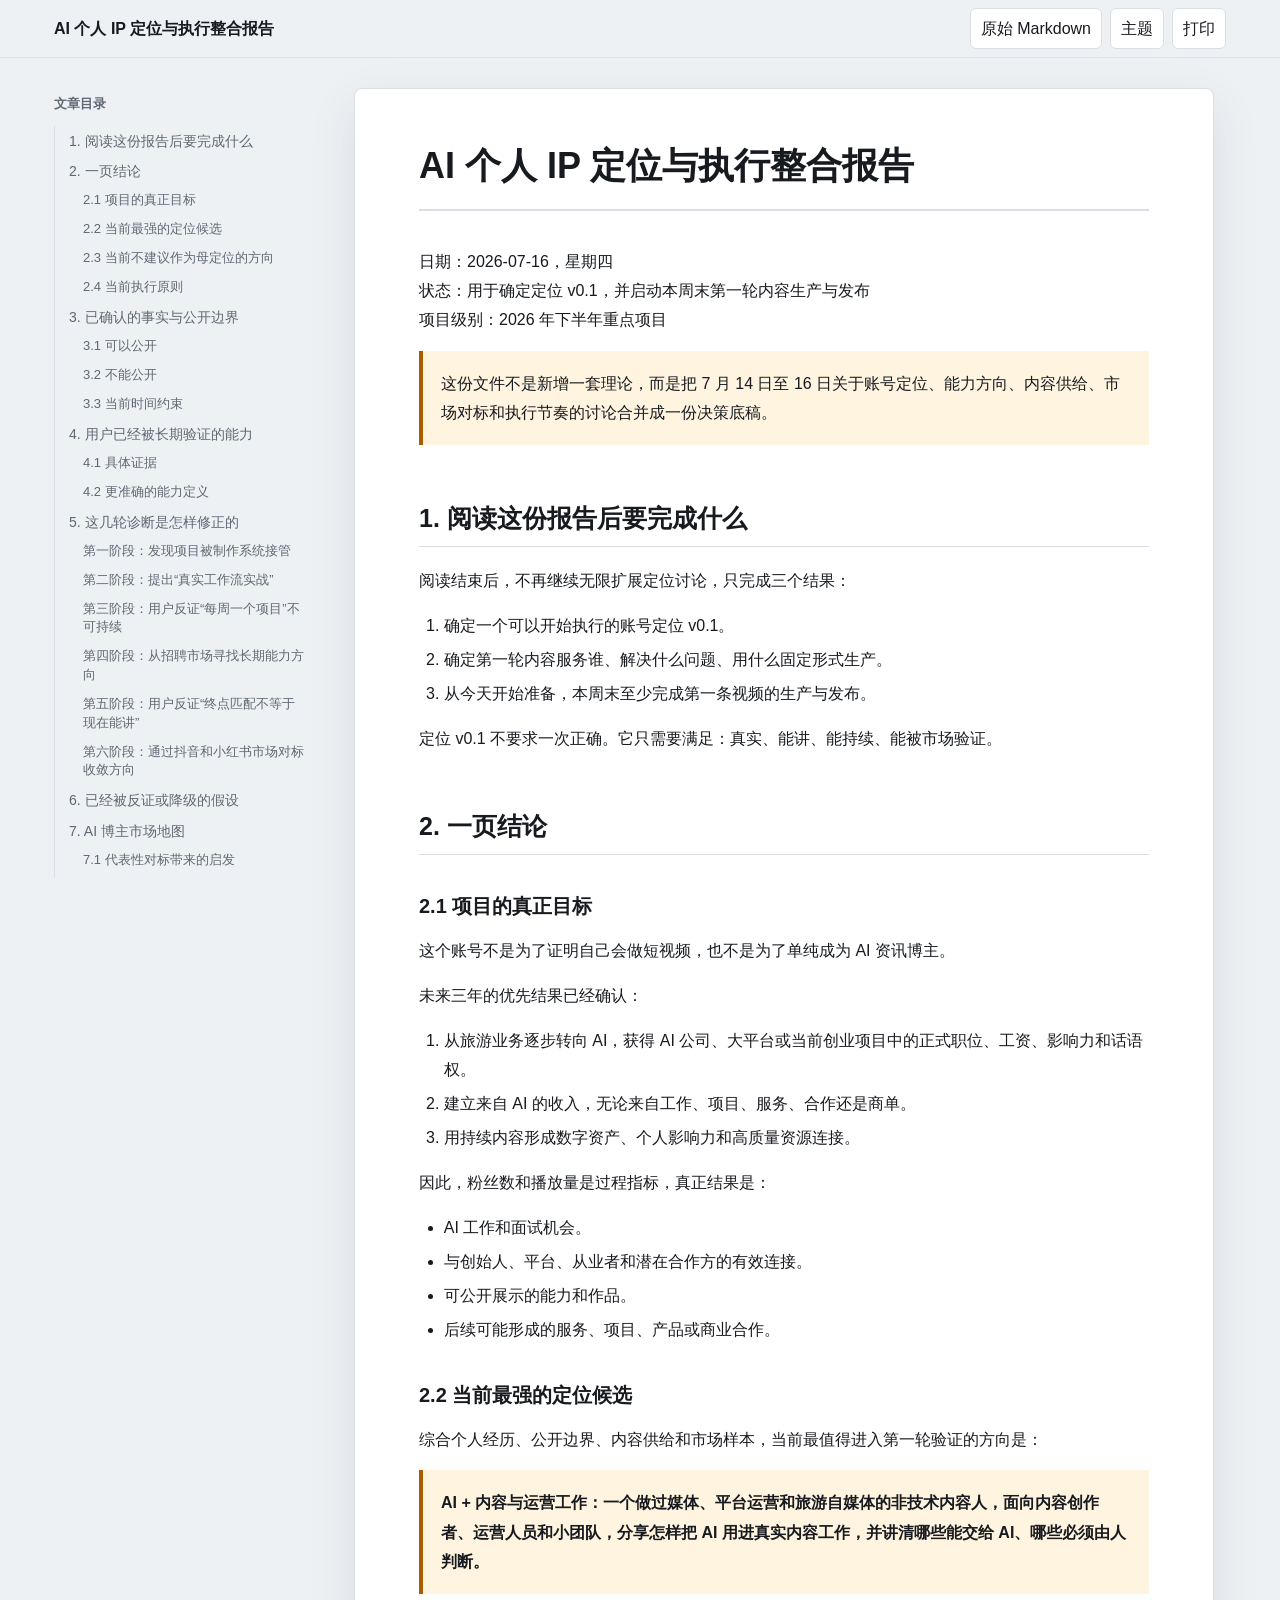
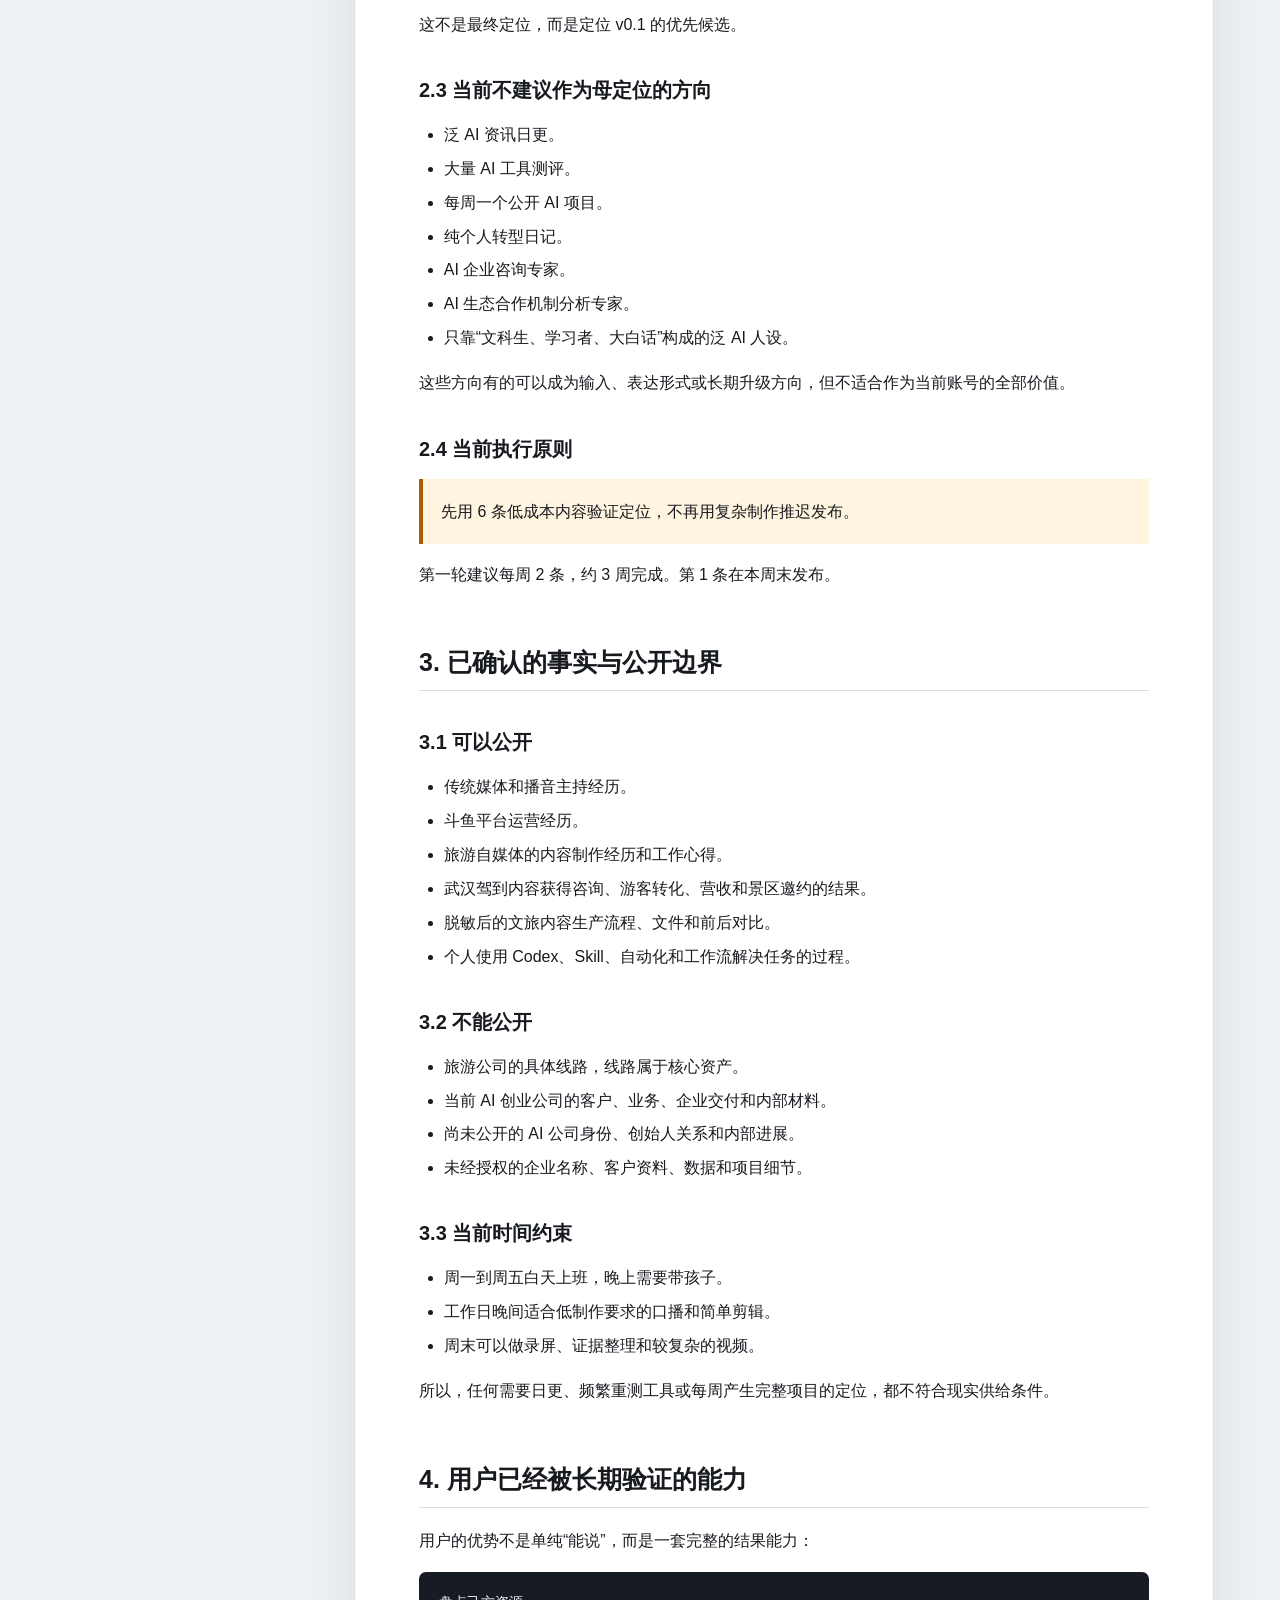
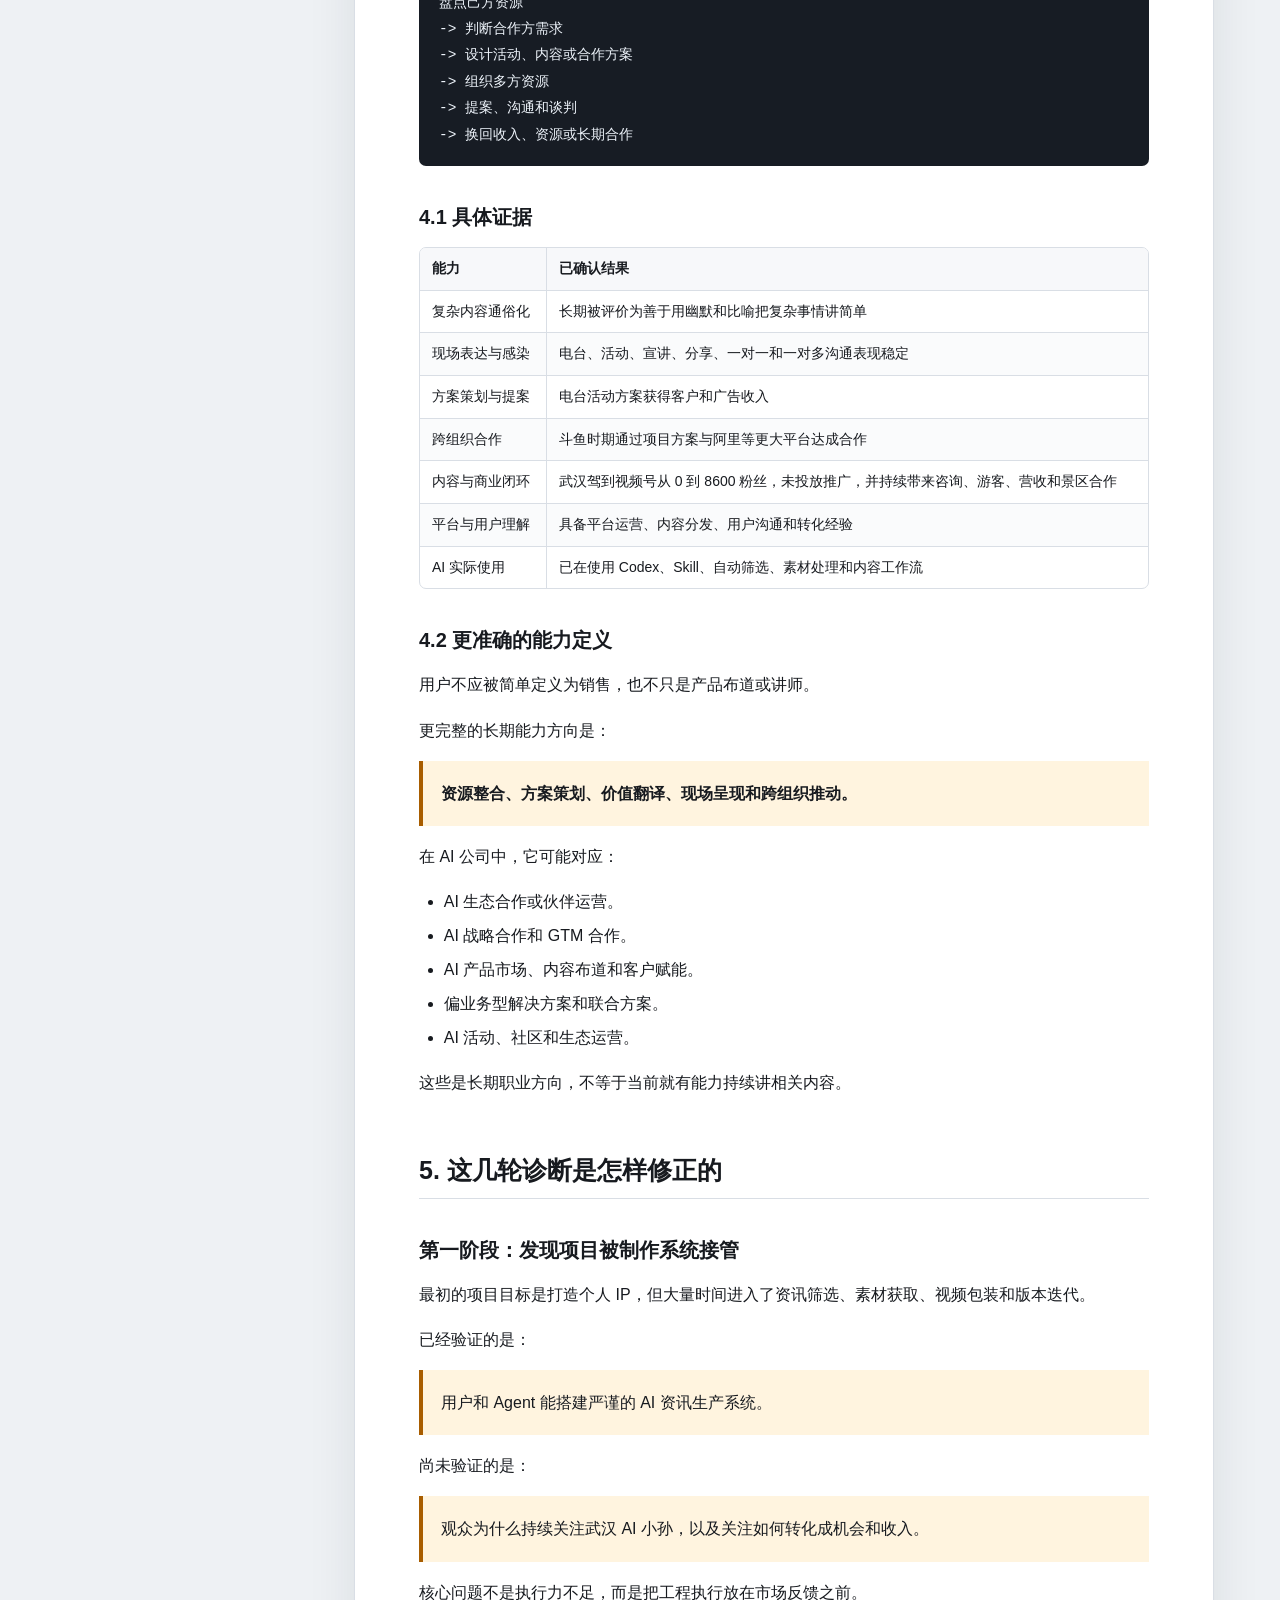
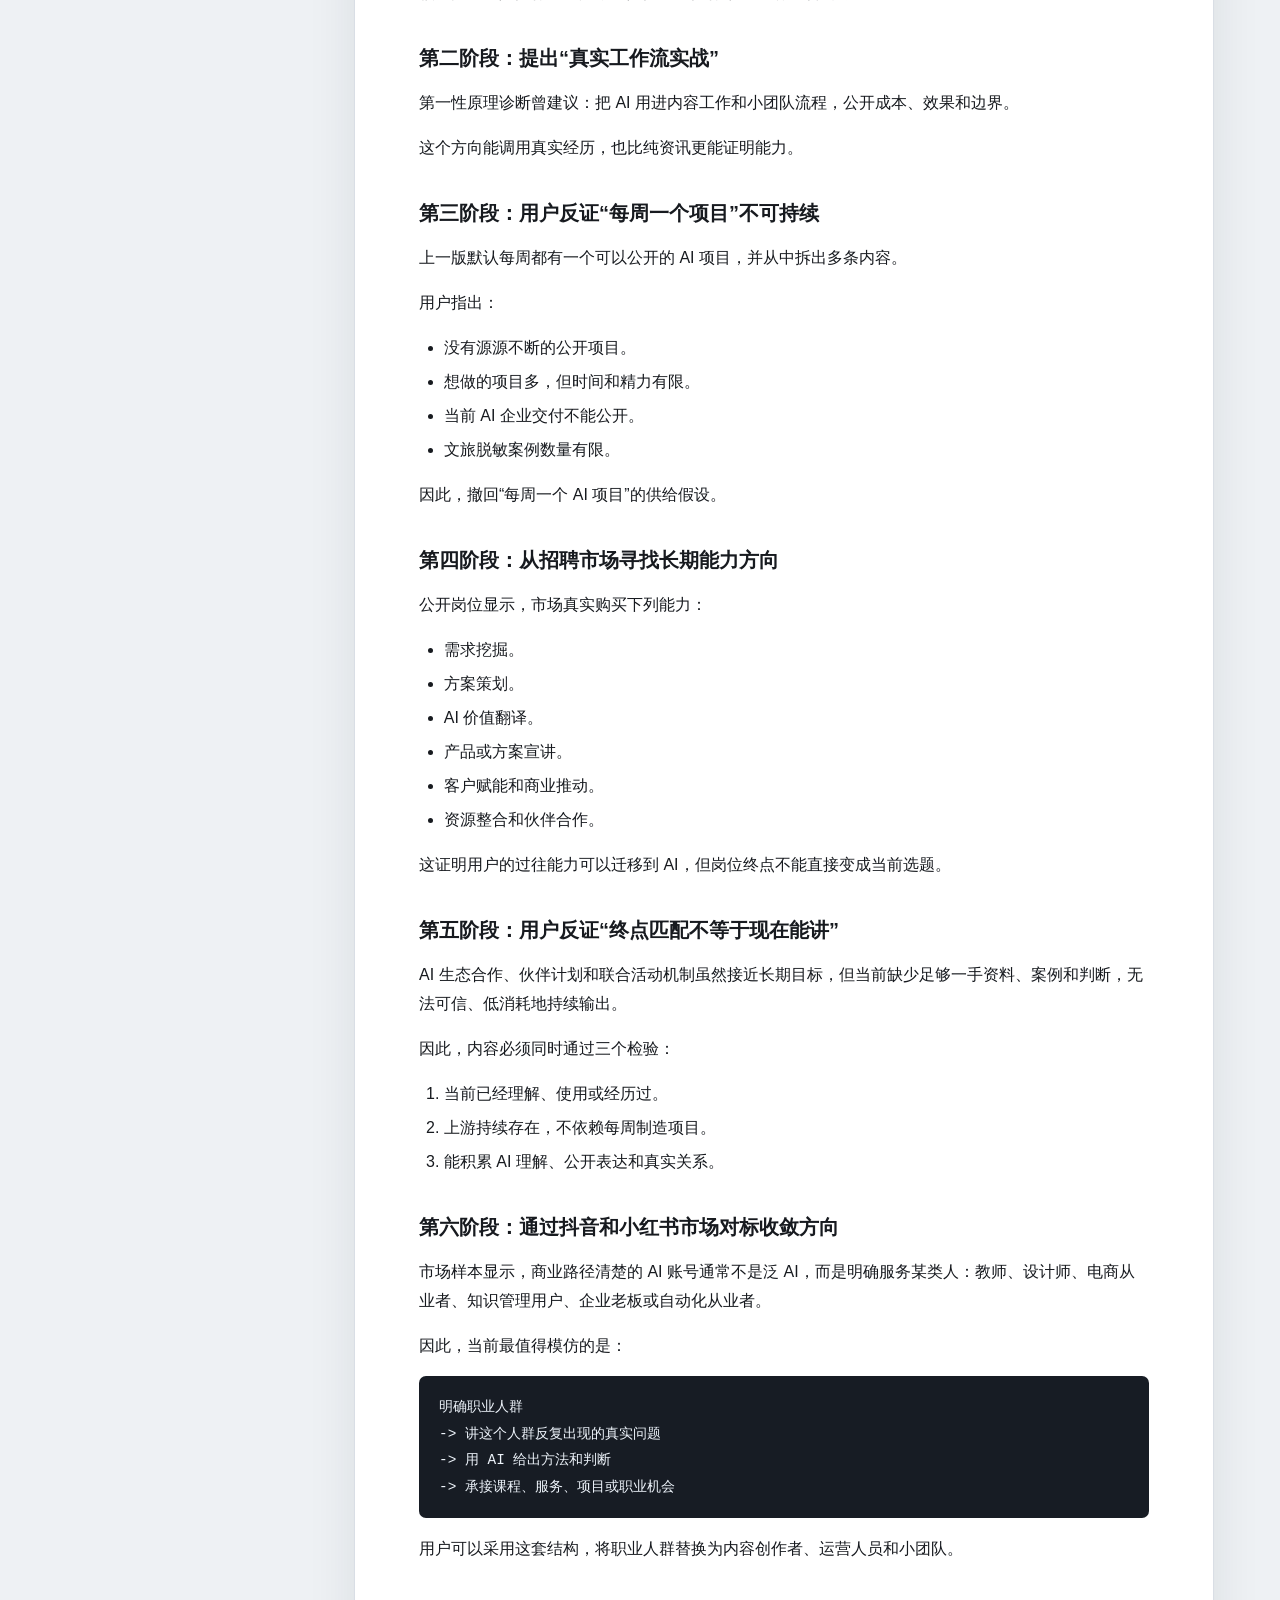
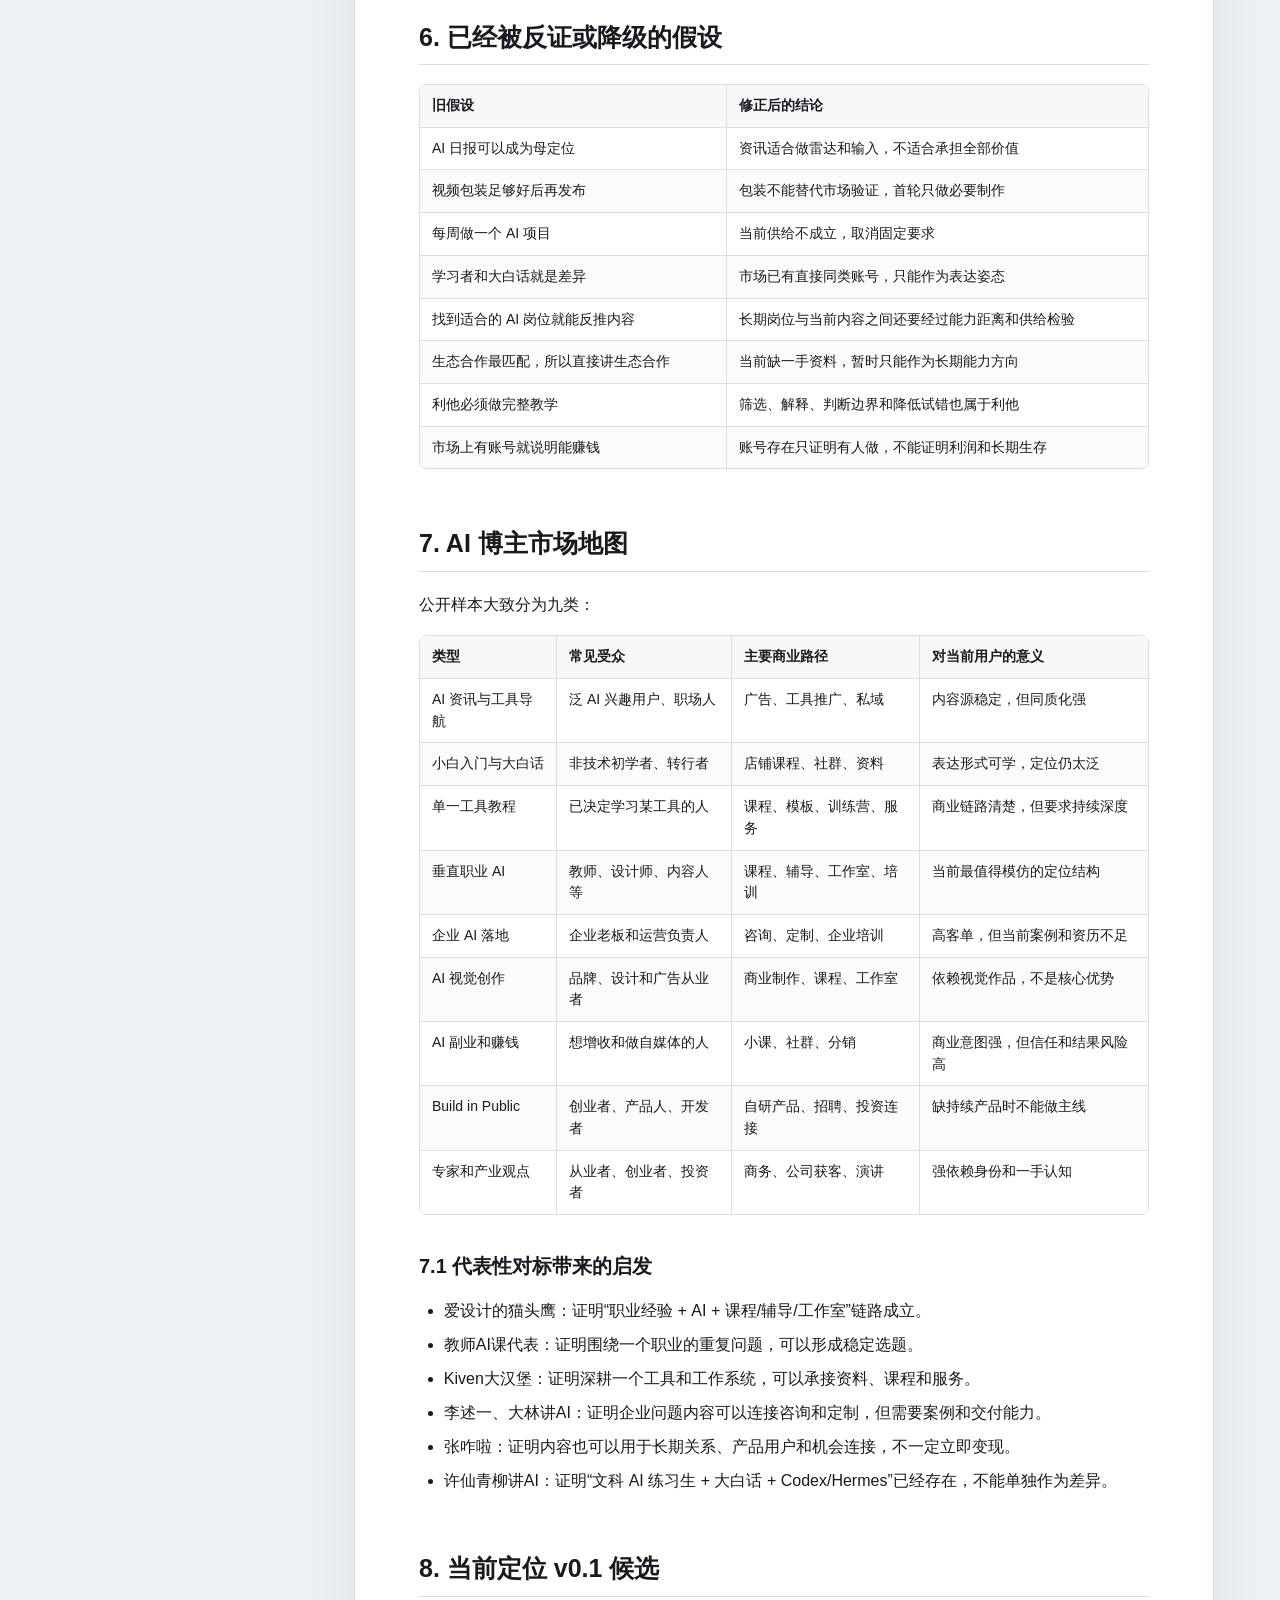
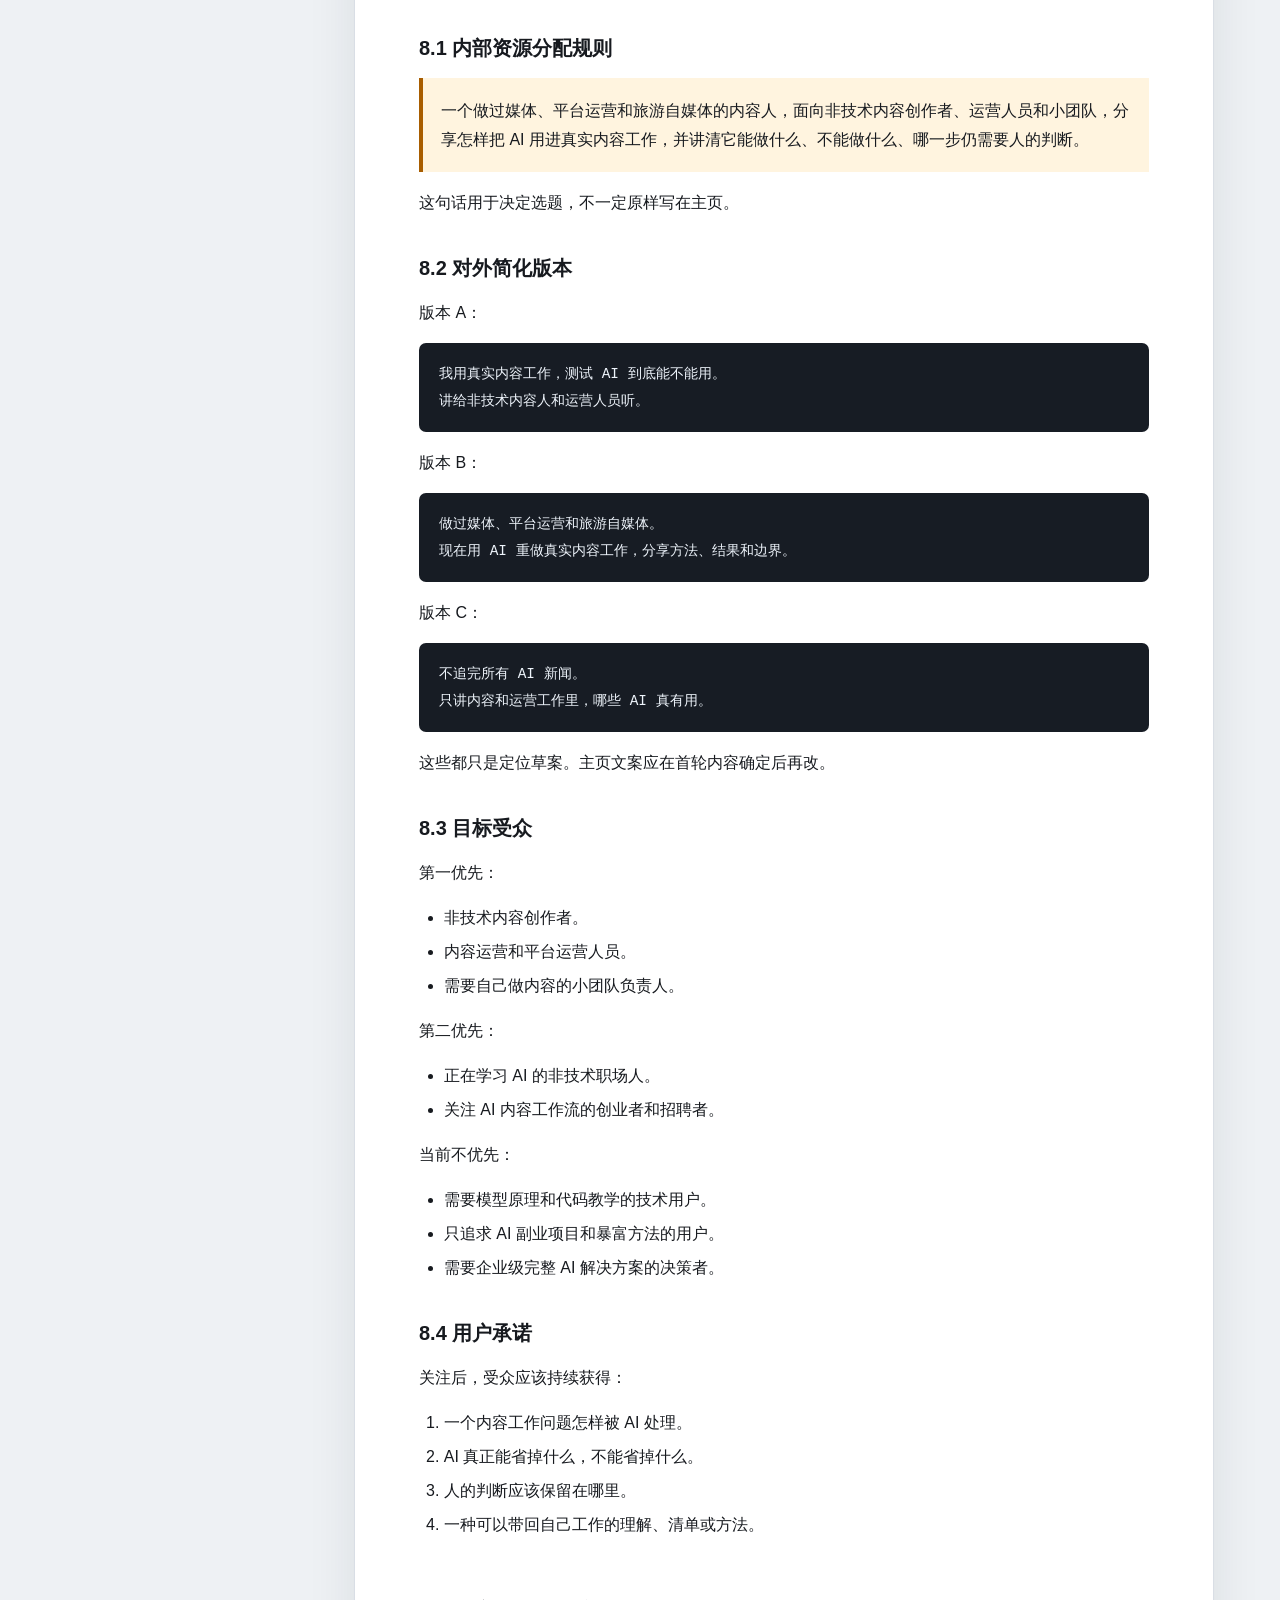
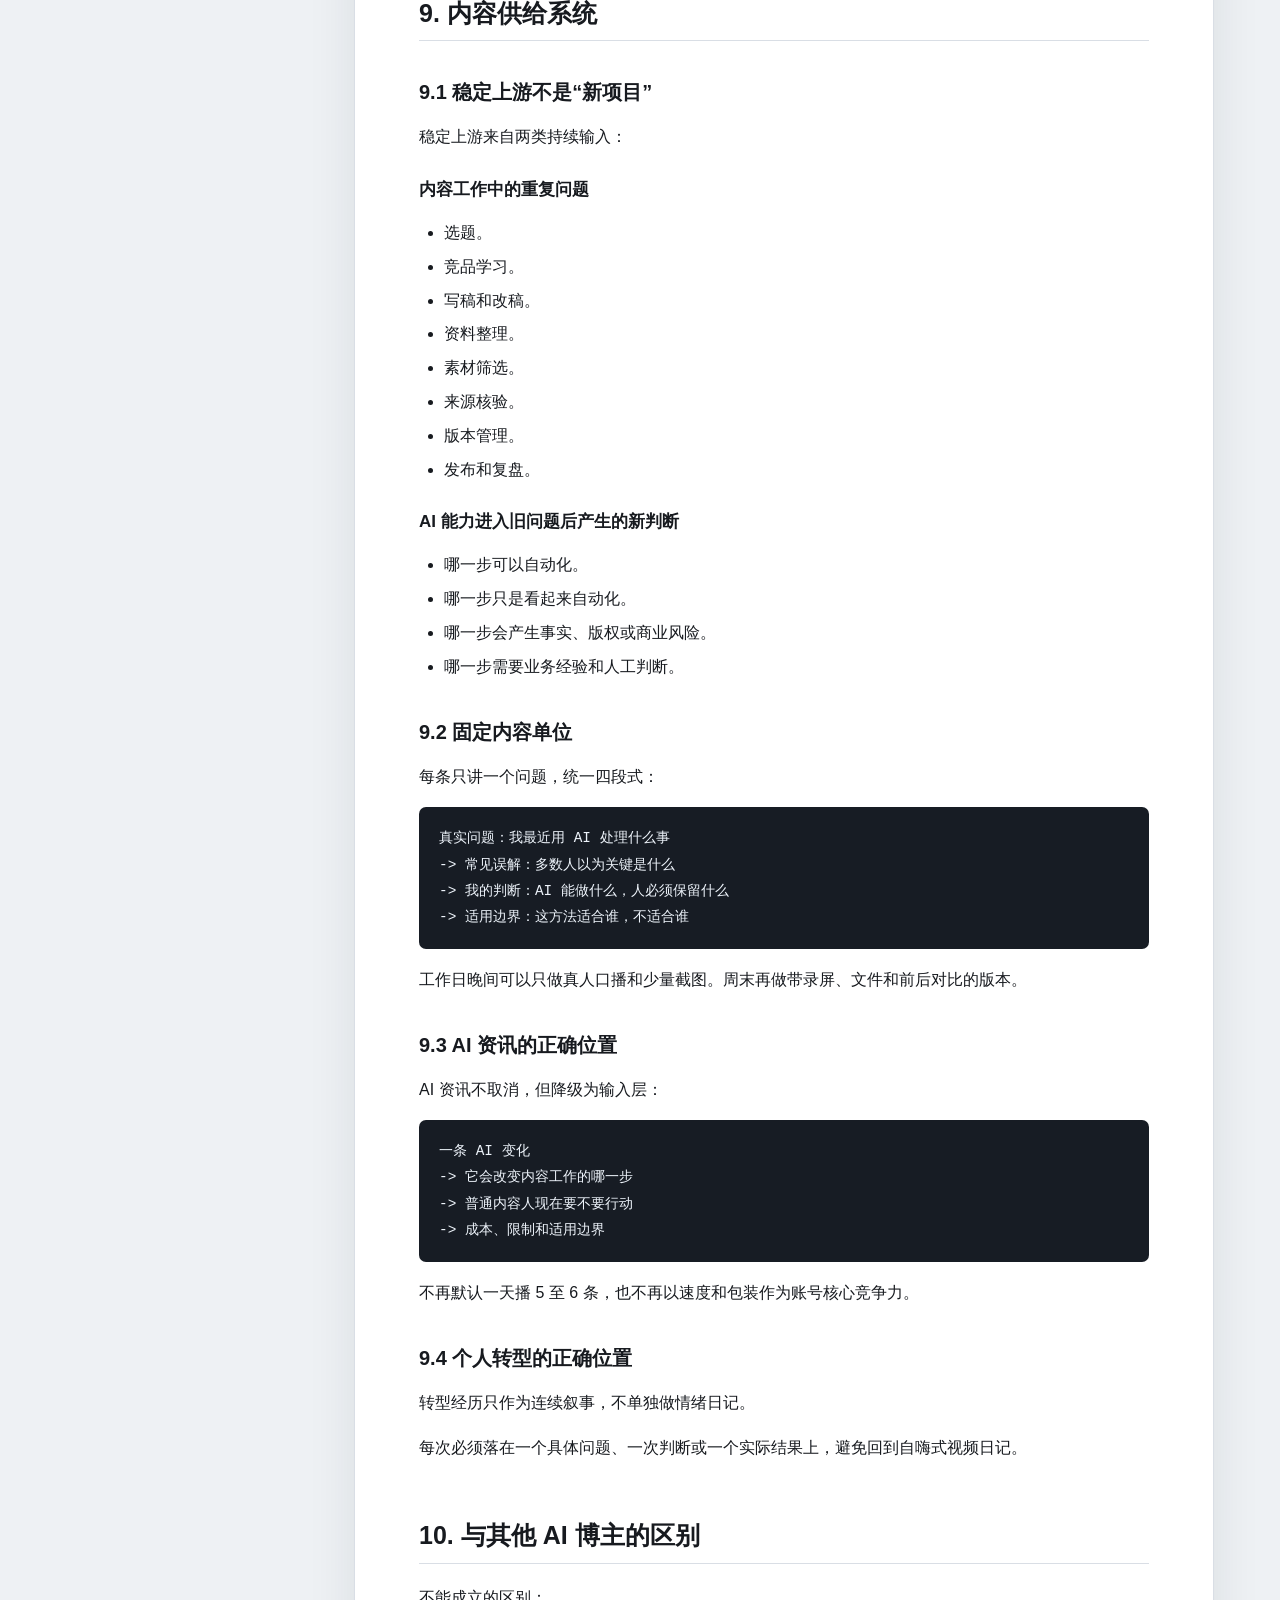
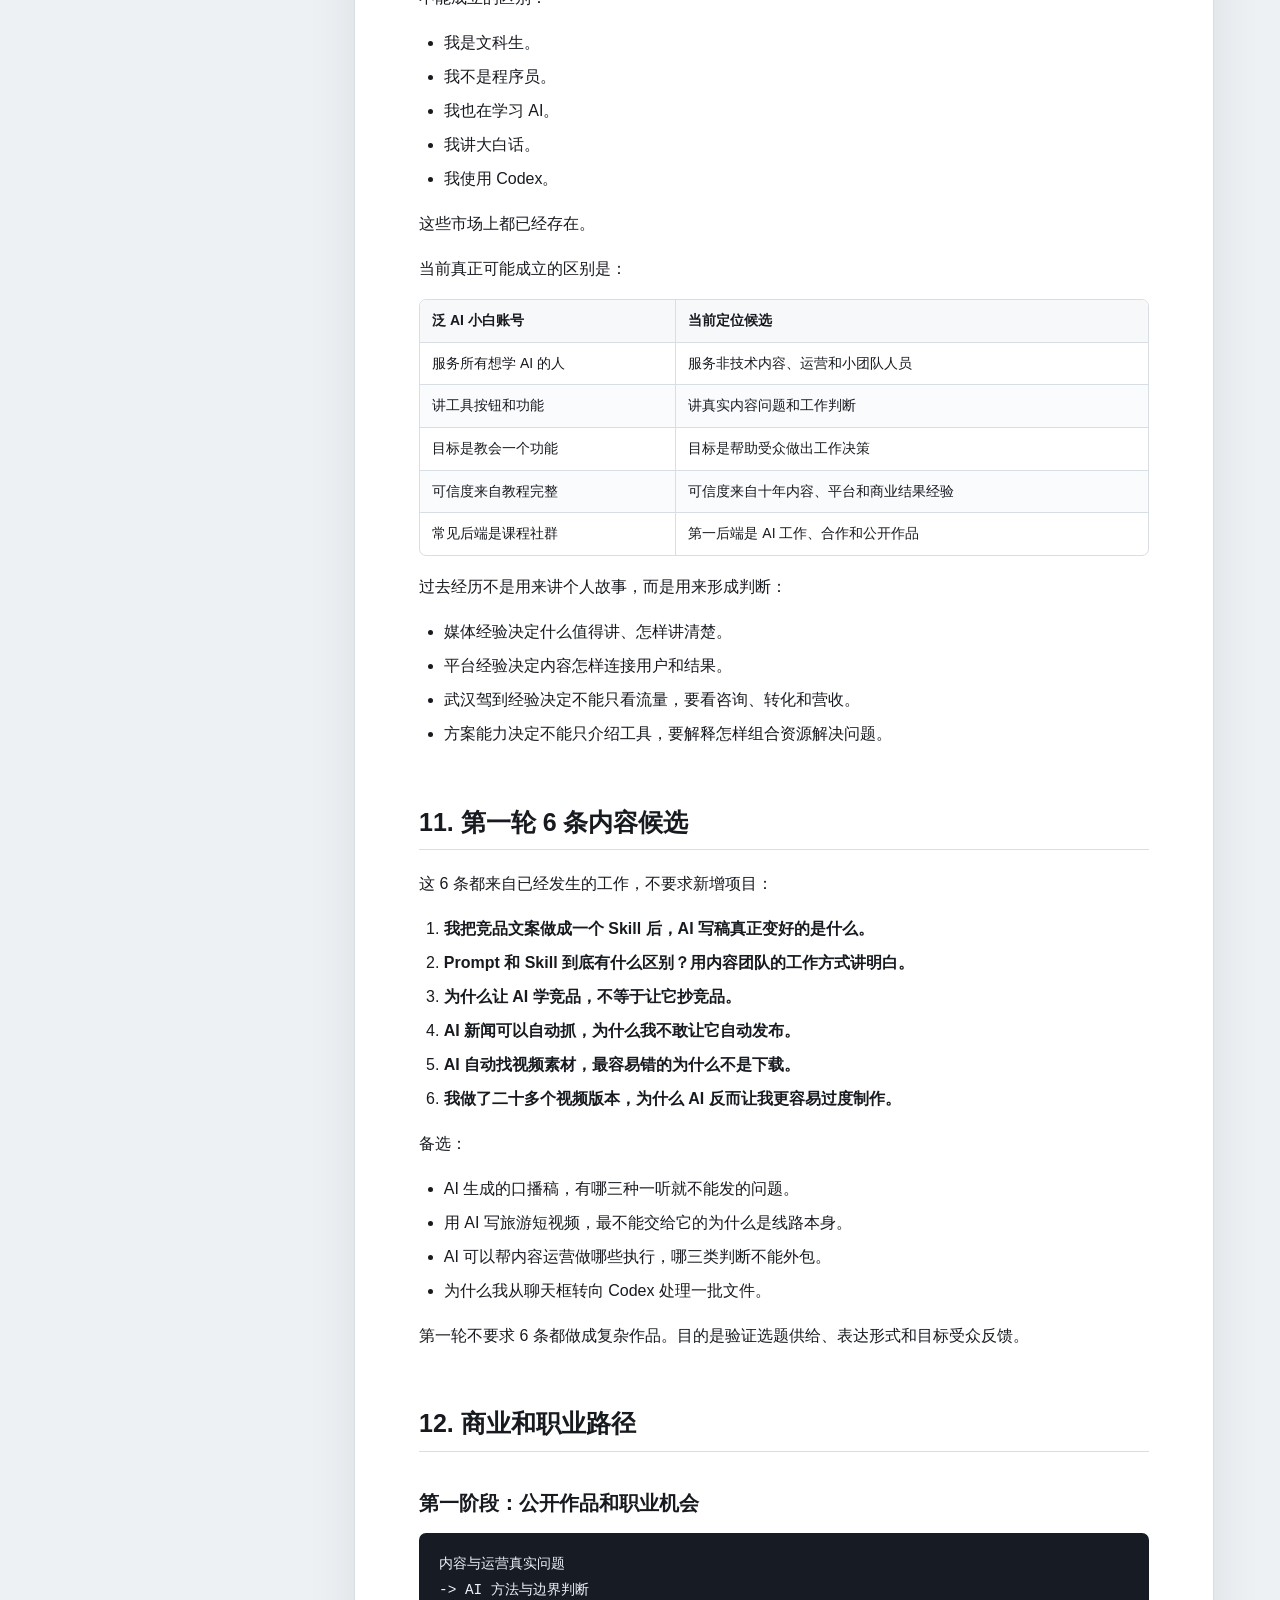
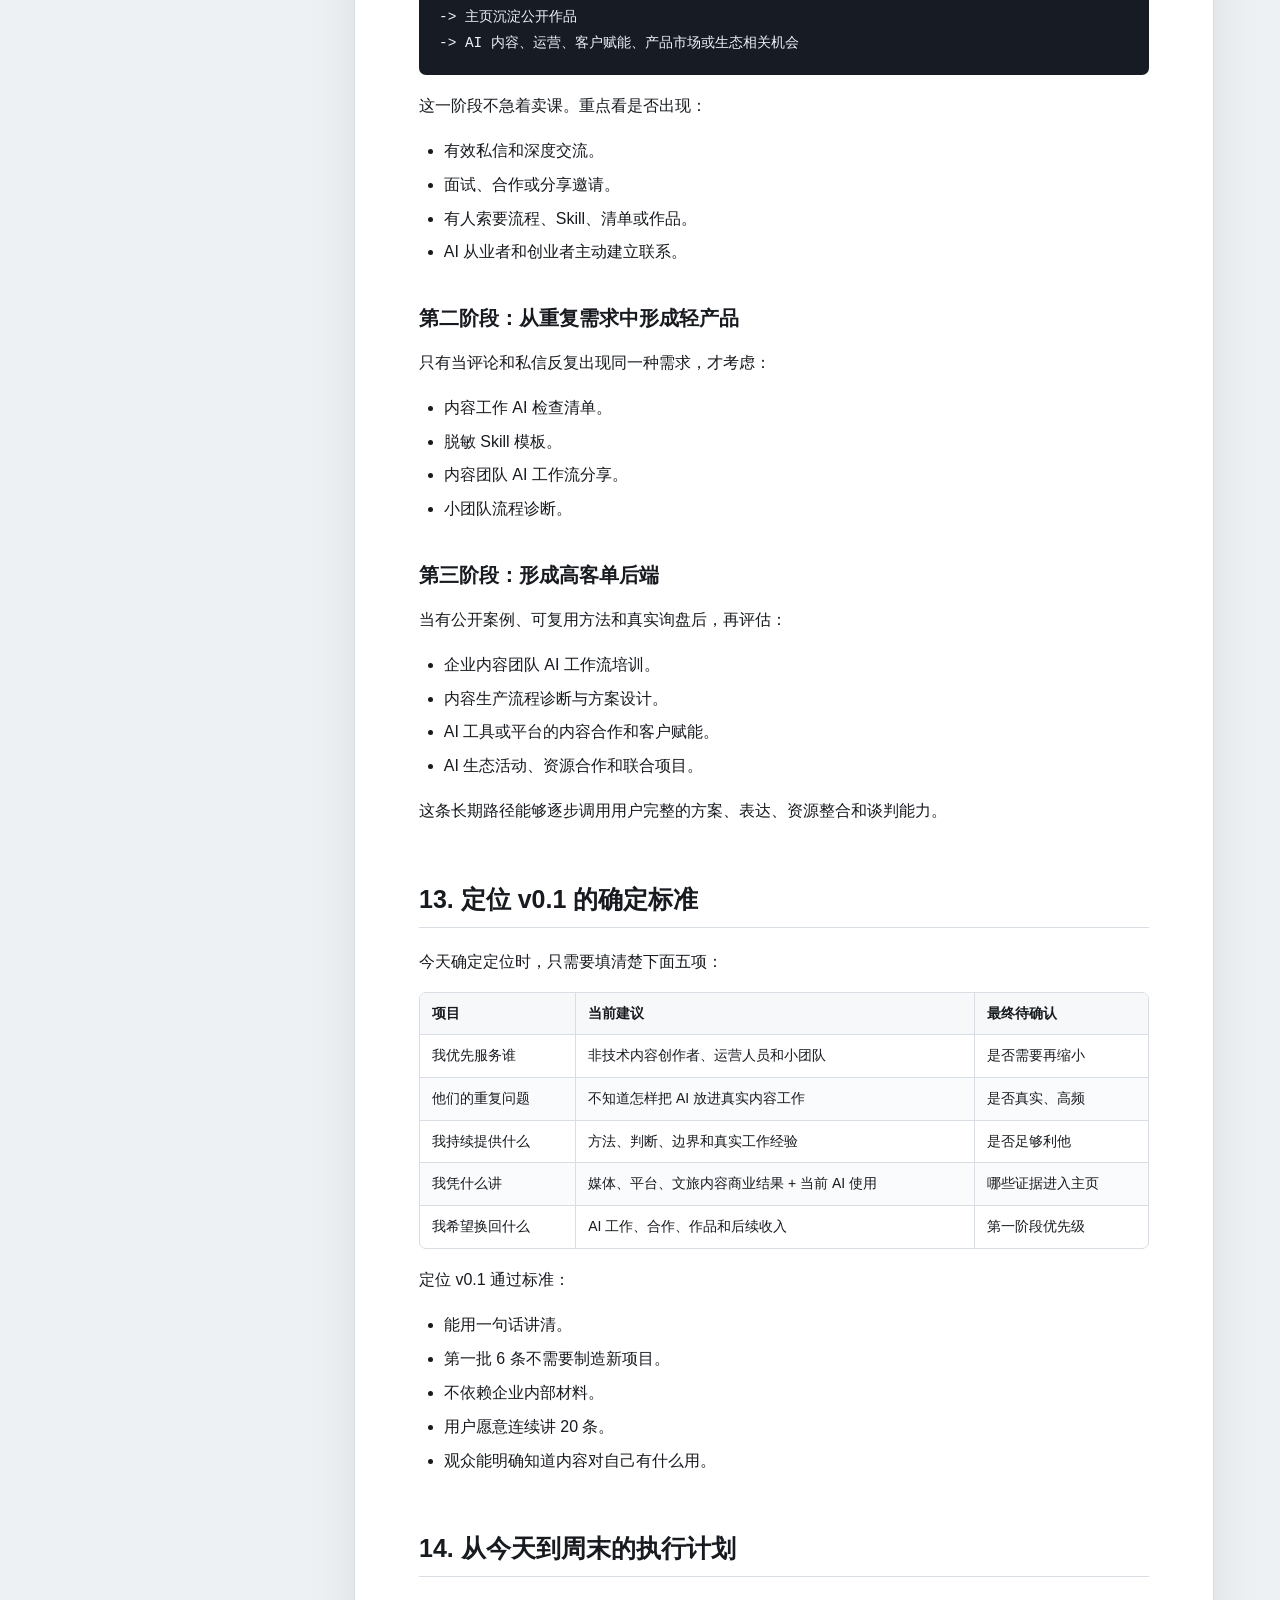
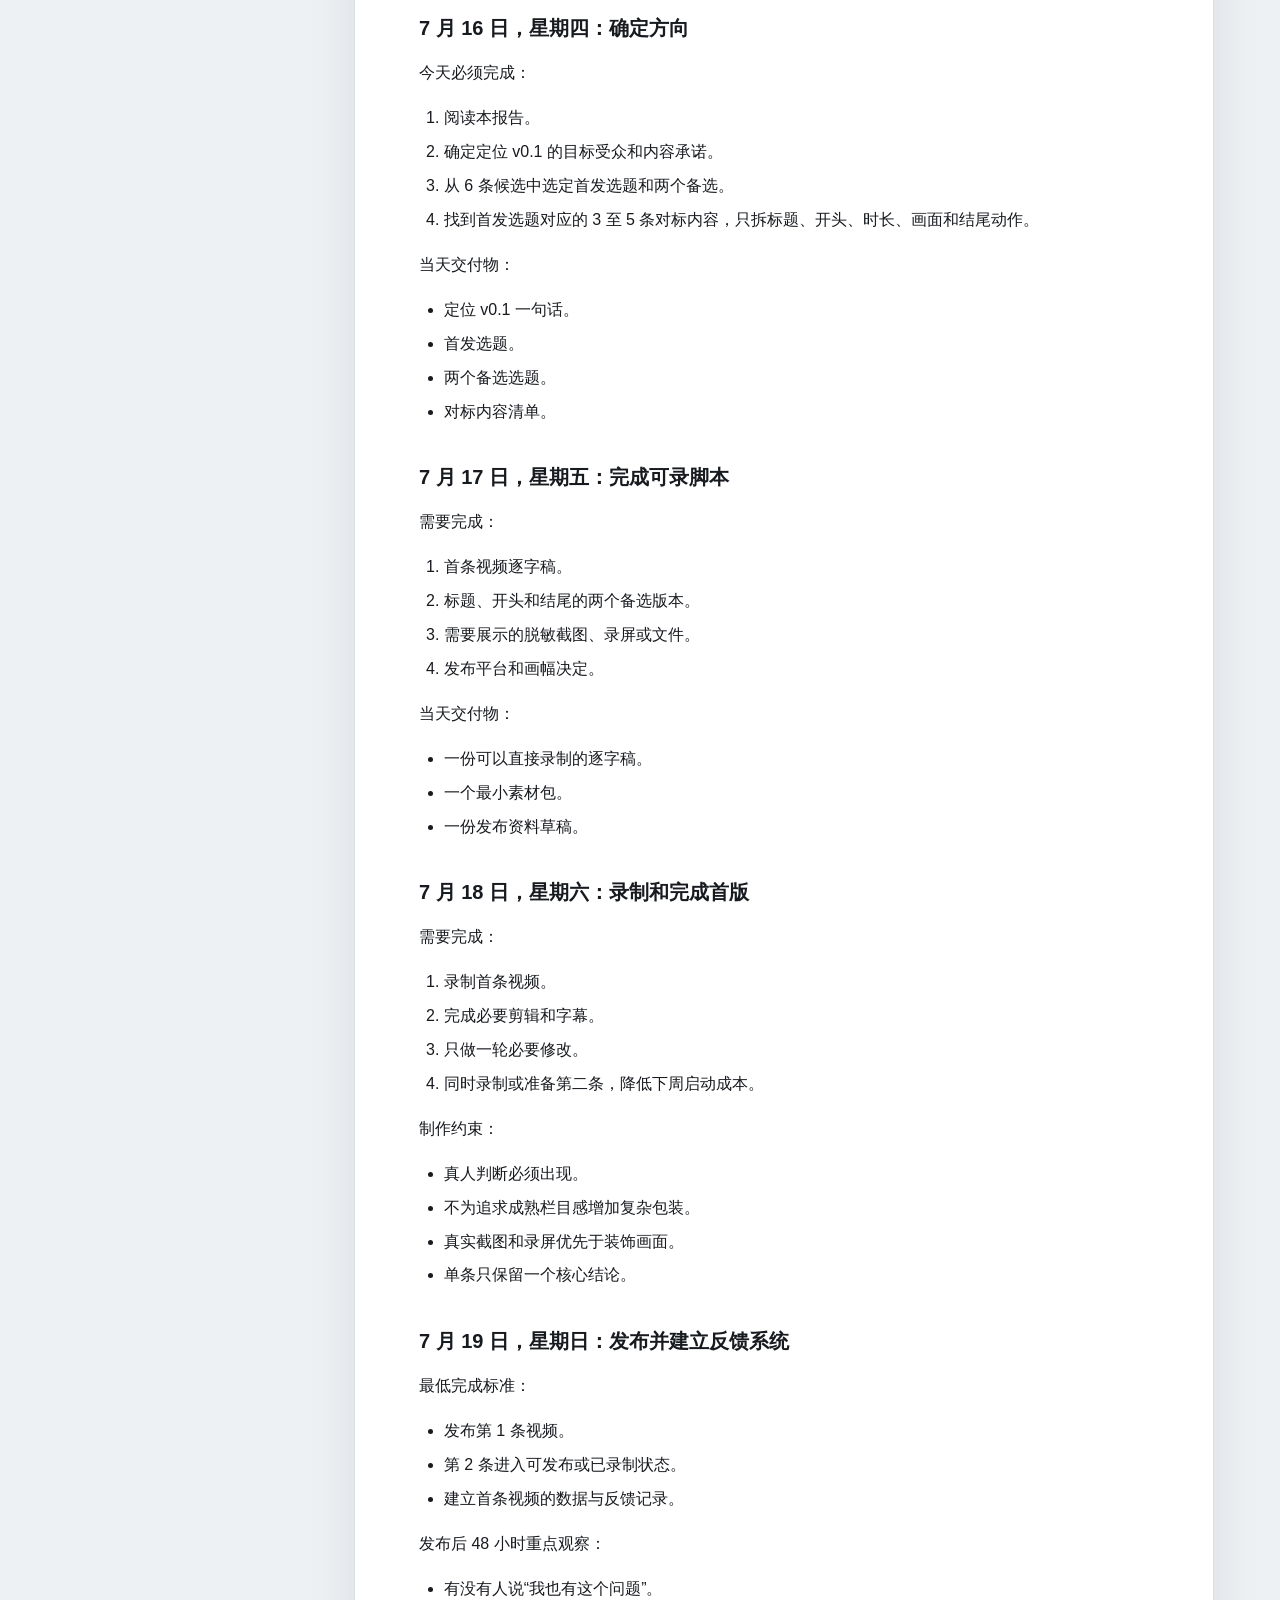
<file: 01_定位与策略/阅读模式/2026-07-16_AI个人IP定位与执行整合报告.html>
<!doctype html>
<html lang="zh-CN">
<head>
  <meta charset="utf-8">
  <meta name="viewport" content="width=device-width, initial-scale=1">
  <meta name="color-scheme" content="light dark">
  <title>AI 个人 IP 定位与执行整合报告</title>
  <style>
    :root {
      color-scheme: light;
      --bg: #eef1f4;
      --surface: #ffffff;
      --surface-soft: #f7f8fa;
      --ink: #171a1f;
      --muted: #606873;
      --line: #d9dee5;
      --blue: #1769d2;
      --blue-soft: #eaf2fd;
      --amber: #a85d00;
      --amber-soft: #fff4df;
      --code-bg: #171c24;
      --code-ink: #eef4fb;
      --shadow: 0 16px 50px rgba(24, 32, 43, 0.09);
    }
    html[data-theme="dark"] {
      color-scheme: dark;
      --bg: #11151a;
      --surface: #191f26;
      --surface-soft: #222a33;
      --ink: #edf1f5;
      --muted: #aab3bd;
      --line: #35404c;
      --blue: #70a9ff;
      --blue-soft: #1f334d;
      --amber: #f1b55f;
      --amber-soft: #3a2b18;
      --code-bg: #0c1015;
      --code-ink: #eef4fb;
      --shadow: 0 18px 60px rgba(0, 0, 0, 0.3);
    }
    * { box-sizing: border-box; }
    html { scroll-behavior: smooth; }
    body {
      margin: 0;
      overflow-x: hidden;
      background: var(--bg);
      color: var(--ink);
      font-family: -apple-system, BlinkMacSystemFont, "Noto Sans SC", "PingFang SC", "Microsoft YaHei", sans-serif;
      font-size: 16px;
      line-height: 1.82;
      letter-spacing: 0;
    }
    a { color: var(--blue); text-decoration: none; overflow-wrap: anywhere; }
    a:hover { text-decoration: underline; }
    button, summary { font: inherit; }
    .progress { position: fixed; inset: 0 auto auto 0; z-index: 20; width: 0; height: 3px; background: var(--blue); }
    .toolbar { position: sticky; top: 0; z-index: 10; border-bottom: 1px solid color-mix(in srgb, var(--line) 82%, transparent); background: color-mix(in srgb, var(--bg) 88%, transparent); backdrop-filter: blur(16px); }
    .toolbar-inner { max-width: 1220px; min-height: 54px; margin: 0 auto; padding: 8px 24px; display: flex; align-items: center; justify-content: space-between; gap: 16px; }
    .toolbar-title { min-width: 0; color: var(--ink); font-weight: 700; overflow: hidden; text-overflow: ellipsis; white-space: nowrap; }
    .toolbar-actions { display: flex; align-items: center; gap: 8px; flex: 0 0 auto; }
    .control { min-height: 34px; padding: 5px 10px; border: 1px solid var(--line); border-radius: 6px; background: var(--surface); color: var(--ink); cursor: pointer; }
    .control:hover { border-color: var(--blue); }
    .layout { max-width: 1220px; margin: 0 auto; padding: 30px 24px 80px; display: grid; grid-template-columns: minmax(220px, 270px) minmax(0, 860px); gap: 30px; align-items: start; }
    .sidebar { position: sticky; top: 84px; max-height: calc(100vh - 110px); overflow: auto; padding: 4px 6px 20px 0; }
    .sidebar-label { margin: 0 0 10px; color: var(--muted); font-size: 13px; font-weight: 800; }
    .toc-list { border-left: 1px solid var(--line); }
    .toc-list a { display: block; padding: 5px 12px; color: var(--muted); font-size: 14px; line-height: 1.45; border-left: 2px solid transparent; overflow-wrap: anywhere; }
    .toc-list a:hover, .toc-list a.active { color: var(--blue); border-left-color: var(--blue); text-decoration: none; background: var(--blue-soft); }
    .toc-list a.level-3 { padding-left: 26px; font-size: 13px; }
    .document { min-width: 0; overflow-wrap: anywhere; background: var(--surface); border: 1px solid var(--line); border-radius: 8px; padding: 54px 64px 70px; box-shadow: var(--shadow); }
    .document > h1:first-child { margin-top: 0; font-size: 36px; line-height: 1.28; padding-bottom: 20px; border-bottom: 2px solid var(--line); }
    h1, h2, h3, h4 { line-height: 1.35; letter-spacing: 0; scroll-margin-top: 76px; }
    h2 { margin: 2.3em 0 0.75em; padding: 0 0 10px; font-size: 25px; border-bottom: 1px solid var(--line); }
    h3 { margin: 1.9em 0 0.65em; font-size: 20px; }
    h4 { margin: 1.6em 0 0.55em; font-size: 17px; }
    p, ul, ol, blockquote, pre, .table-wrap { margin: 1em 0; }
    ul, ol { padding-left: 1.55em; }
    li { margin: 0.3em 0; }
    strong { font-weight: 750; }
    blockquote { margin-left: 0; margin-right: 0; padding: 14px 18px; border-left: 4px solid var(--amber); background: var(--amber-soft); color: var(--ink); }
    blockquote p { margin: 0.25em 0; }
    code { padding: 0.1em 0.35em; border: 1px solid var(--line); border-radius: 4px; background: var(--surface-soft); font-family: "SFMono-Regular", Consolas, Menlo, monospace; font-size: 0.9em; white-space: normal; overflow-wrap: anywhere; }
    pre { overflow: auto; padding: 18px 20px; border-radius: 7px; background: var(--code-bg); color: var(--code-ink); line-height: 1.65; }
    pre code { padding: 0; border: 0; background: transparent; color: inherit; white-space: pre; overflow-wrap: normal; }
    .table-wrap { width: 100%; overflow-x: auto; border: 1px solid var(--line); border-radius: 7px; }
    table { width: 100%; border-collapse: collapse; font-size: 14px; line-height: 1.55; }
    th, td { padding: 10px 12px; border-right: 1px solid var(--line); border-bottom: 1px solid var(--line); vertical-align: top; text-align: left; }
    th:last-child, td:last-child { border-right: 0; }
    tr:last-child td { border-bottom: 0; }
    th { background: var(--surface-soft); font-weight: 750; }
    tbody tr:nth-child(even) { background: color-mix(in srgb, var(--surface-soft) 58%, transparent); }
    hr { border: 0; border-top: 1px solid var(--line); margin: 2em 0; }
    .mobile-toc { display: none; margin: 0 0 18px; border: 1px solid var(--line); border-radius: 7px; background: var(--surface); }
    .mobile-toc summary { padding: 10px 14px; cursor: pointer; font-weight: 750; }
    .mobile-toc .toc-list { margin: 0 12px 12px; }
    .back-top { position: fixed; right: 22px; bottom: 22px; width: 42px; height: 42px; border: 1px solid var(--line); border-radius: 50%; background: var(--surface); color: var(--ink); cursor: pointer; box-shadow: var(--shadow); opacity: 0; pointer-events: none; transition: opacity 160ms ease; }
    .back-top.visible { opacity: 1; pointer-events: auto; }
    @media (max-width: 900px) {
      .layout { display: block; padding: 20px 14px 60px; }
      .sidebar { display: none; }
      .mobile-toc { display: block; }
      .document { padding: 34px 22px 52px; }
      .document > h1:first-child { font-size: 29px; }
      h2 { font-size: 22px; }
      h3 { font-size: 19px; }
      .toolbar-inner { padding: 8px 14px; }
      .toolbar-title { font-size: 14px; }
    }
    @media (max-width: 560px) {
      body { font-size: 15px; }
      .toolbar-actions .source-link { display: none; }
      #printButton { display: none; }
      .toolbar-title { max-width: 72%; font-size: 13px; }
      .toolbar-actions { gap: 4px; }
      .control { padding: 5px 8px; font-size: 13px; }
      .document { padding: 28px 17px 44px; }
      .document > h1:first-child { font-size: 26px; }
      blockquote { padding: 12px 14px; }
      .back-top { right: 14px; bottom: 14px; }
    }
    @media print {
      :root { --bg: #fff; --surface: #fff; --ink: #000; --muted: #444; --line: #bbb; }
      .toolbar, .sidebar, .mobile-toc, .back-top, .progress { display: none !important; }
      .layout { display: block; max-width: none; padding: 0; }
      .document { border: 0; box-shadow: none; padding: 0; }
      a { color: #000; text-decoration: none; }
      h2, h3 { break-after: avoid; }
      table, blockquote, pre { break-inside: avoid; }
    }
  </style>
</head>
<body>
  <div class="progress" id="progress"></div>
  <header class="toolbar">
    <div class="toolbar-inner">
      <div class="toolbar-title">AI 个人 IP 定位与执行整合报告</div>
      <div class="toolbar-actions">
        <a class="control source-link" href="../2026-07-16_AI个人IP定位与执行整合报告.md">原始 Markdown</a>
        <button class="control" id="themeButton" type="button" title="切换主题">主题</button>
        <button class="control" id="printButton" type="button">打印</button>
      </div>
    </div>
  </header>
  <main class="layout">
    <aside class="sidebar" aria-label="文章目录">
      <div class="sidebar-label">文章目录</div>
      <nav class="toc-list" id="desktopToc"></nav>
    </aside>
    <section>
      <details class="mobile-toc">
        <summary>文章目录</summary>
        <nav class="toc-list" id="mobileToc"></nav>
      </details>
      <article class="document" id="document"><h1>AI 个人 IP 定位与执行整合报告</h1>
<p>日期：2026-07-16，星期四<br>状态：用于确定定位 v0.1，并启动本周末第一轮内容生产与发布<br>项目级别：2026 年下半年重点项目</p>
<blockquote>
<p>这份文件不是新增一套理论，而是把 7 月 14 日至 16 日关于账号定位、能力方向、内容供给、市场对标和执行节奏的讨论合并成一份决策底稿。</p>
</blockquote>
<h2>1. 阅读这份报告后要完成什么</h2>
<p>阅读结束后，不再继续无限扩展定位讨论，只完成三个结果：</p>
<ol>
<li>确定一个可以开始执行的账号定位 v0.1。</li>
<li>确定第一轮内容服务谁、解决什么问题、用什么固定形式生产。</li>
<li>从今天开始准备，本周末至少完成第一条视频的生产与发布。</li>
</ol>
<p>定位 v0.1 不要求一次正确。它只需要满足：真实、能讲、能持续、能被市场验证。</p>
<h2>2. 一页结论</h2>
<h3>2.1 项目的真正目标</h3>
<p>这个账号不是为了证明自己会做短视频，也不是为了单纯成为 AI 资讯博主。</p>
<p>未来三年的优先结果已经确认：</p>
<ol>
<li>从旅游业务逐步转向 AI，获得 AI 公司、大平台或当前创业项目中的正式职位、工资、影响力和话语权。</li>
<li>建立来自 AI 的收入，无论来自工作、项目、服务、合作还是商单。</li>
<li>用持续内容形成数字资产、个人影响力和高质量资源连接。</li>
</ol>
<p>因此，粉丝数和播放量是过程指标，真正结果是：</p>
<ul>
<li>AI 工作和面试机会。</li>
<li>与创始人、平台、从业者和潜在合作方的有效连接。</li>
<li>可公开展示的能力和作品。</li>
<li>后续可能形成的服务、项目、产品或商业合作。</li>
</ul>
<h3>2.2 当前最强的定位候选</h3>
<p>综合个人经历、公开边界、内容供给和市场样本，当前最值得进入第一轮验证的方向是：</p>
<blockquote>
<p><strong>AI + 内容与运营工作：一个做过媒体、平台运营和旅游自媒体的非技术内容人，面向内容创作者、运营人员和小团队，分享怎样把 AI 用进真实内容工作，并讲清哪些能交给 AI、哪些必须由人判断。</strong></p>
</blockquote>
<p>这不是最终定位，而是定位 v0.1 的优先候选。</p>
<h3>2.3 当前不建议作为母定位的方向</h3>
<ul>
<li>泛 AI 资讯日更。</li>
<li>大量 AI 工具测评。</li>
<li>每周一个公开 AI 项目。</li>
<li>纯个人转型日记。</li>
<li>AI 企业咨询专家。</li>
<li>AI 生态合作机制分析专家。</li>
<li>只靠“文科生、学习者、大白话”构成的泛 AI 人设。</li>
</ul>
<p>这些方向有的可以成为输入、表达形式或长期升级方向，但不适合作为当前账号的全部价值。</p>
<h3>2.4 当前执行原则</h3>
<blockquote>
<p>先用 6 条低成本内容验证定位，不再用复杂制作推迟发布。</p>
</blockquote>
<p>第一轮建议每周 2 条，约 3 周完成。第 1 条在本周末发布。</p>
<h2>3. 已确认的事实与公开边界</h2>
<h3>3.1 可以公开</h3>
<ul>
<li>传统媒体和播音主持经历。</li>
<li>斗鱼平台运营经历。</li>
<li>旅游自媒体的内容制作经历和工作心得。</li>
<li>武汉驾到内容获得咨询、游客转化、营收和景区邀约的结果。</li>
<li>脱敏后的文旅内容生产流程、文件和前后对比。</li>
<li>个人使用 Codex、Skill、自动化和工作流解决任务的过程。</li>
</ul>
<h3>3.2 不能公开</h3>
<ul>
<li>旅游公司的具体线路，线路属于核心资产。</li>
<li>当前 AI 创业公司的客户、业务、企业交付和内部材料。</li>
<li>尚未公开的 AI 公司身份、创始人关系和内部进展。</li>
<li>未经授权的企业名称、客户资料、数据和项目细节。</li>
</ul>
<h3>3.3 当前时间约束</h3>
<ul>
<li>周一到周五白天上班，晚上需要带孩子。</li>
<li>工作日晚间适合低制作要求的口播和简单剪辑。</li>
<li>周末可以做录屏、证据整理和较复杂的视频。</li>
</ul>
<p>所以，任何需要日更、频繁重测工具或每周产生完整项目的定位，都不符合现实供给条件。</p>
<h2>4. 用户已经被长期验证的能力</h2>
<p>用户的优势不是单纯“能说”，而是一套完整的结果能力：</p>
<pre><code>盘点己方资源
-&gt; 判断合作方需求
-&gt; 设计活动、内容或合作方案
-&gt; 组织多方资源
-&gt; 提案、沟通和谈判
-&gt; 换回收入、资源或长期合作</code></pre>
<h3>4.1 具体证据</h3>
<table>
<thead><tr>
<th>能力</th>
<th>已确认结果</th>
</tr></thead><tbody>
<tr>
<td>复杂内容通俗化</td>
<td>长期被评价为善于用幽默和比喻把复杂事情讲简单</td>
</tr>
<tr>
<td>现场表达与感染</td>
<td>电台、活动、宣讲、分享、一对一和一对多沟通表现稳定</td>
</tr>
<tr>
<td>方案策划与提案</td>
<td>电台活动方案获得客户和广告收入</td>
</tr>
<tr>
<td>跨组织合作</td>
<td>斗鱼时期通过项目方案与阿里等更大平台达成合作</td>
</tr>
<tr>
<td>内容与商业闭环</td>
<td>武汉驾到视频号从 0 到 8600 粉丝，未投放推广，并持续带来咨询、游客、营收和景区合作</td>
</tr>
<tr>
<td>平台与用户理解</td>
<td>具备平台运营、内容分发、用户沟通和转化经验</td>
</tr>
<tr>
<td>AI 实际使用</td>
<td>已在使用 Codex、Skill、自动筛选、素材处理和内容工作流</td>
</tr>
</tbody></table>
<h3>4.2 更准确的能力定义</h3>
<p>用户不应被简单定义为销售，也不只是产品布道或讲师。</p>
<p>更完整的长期能力方向是：</p>
<blockquote>
<p><strong>资源整合、方案策划、价值翻译、现场呈现和跨组织推动。</strong></p>
</blockquote>
<p>在 AI 公司中，它可能对应：</p>
<ul>
<li>AI 生态合作或伙伴运营。</li>
<li>AI 战略合作和 GTM 合作。</li>
<li>AI 产品市场、内容布道和客户赋能。</li>
<li>偏业务型解决方案和联合方案。</li>
<li>AI 活动、社区和生态运营。</li>
</ul>
<p>这些是长期职业方向，不等于当前就有能力持续讲相关内容。</p>
<h2>5. 这几轮诊断是怎样修正的</h2>
<h3>第一阶段：发现项目被制作系统接管</h3>
<p>最初的项目目标是打造个人 IP，但大量时间进入了资讯筛选、素材获取、视频包装和版本迭代。</p>
<p>已经验证的是：</p>
<blockquote>
<p>用户和 Agent 能搭建严谨的 AI 资讯生产系统。</p>
</blockquote>
<p>尚未验证的是：</p>
<blockquote>
<p>观众为什么持续关注武汉 AI 小孙，以及关注如何转化成机会和收入。</p>
</blockquote>
<p>核心问题不是执行力不足，而是把工程执行放在市场反馈之前。</p>
<h3>第二阶段：提出“真实工作流实战”</h3>
<p>第一性原理诊断曾建议：把 AI 用进内容工作和小团队流程，公开成本、效果和边界。</p>
<p>这个方向能调用真实经历，也比纯资讯更能证明能力。</p>
<h3>第三阶段：用户反证“每周一个项目”不可持续</h3>
<p>上一版默认每周都有一个可以公开的 AI 项目，并从中拆出多条内容。</p>
<p>用户指出：</p>
<ul>
<li>没有源源不断的公开项目。</li>
<li>想做的项目多，但时间和精力有限。</li>
<li>当前 AI 企业交付不能公开。</li>
<li>文旅脱敏案例数量有限。</li>
</ul>
<p>因此，撤回“每周一个 AI 项目”的供给假设。</p>
<h3>第四阶段：从招聘市场寻找长期能力方向</h3>
<p>公开岗位显示，市场真实购买下列能力：</p>
<ul>
<li>需求挖掘。</li>
<li>方案策划。</li>
<li>AI 价值翻译。</li>
<li>产品或方案宣讲。</li>
<li>客户赋能和商业推动。</li>
<li>资源整合和伙伴合作。</li>
</ul>
<p>这证明用户的过往能力可以迁移到 AI，但岗位终点不能直接变成当前选题。</p>
<h3>第五阶段：用户反证“终点匹配不等于现在能讲”</h3>
<p>AI 生态合作、伙伴计划和联合活动机制虽然接近长期目标，但当前缺少足够一手资料、案例和判断，无法可信、低消耗地持续输出。</p>
<p>因此，内容必须同时通过三个检验：</p>
<ol>
<li>当前已经理解、使用或经历过。</li>
<li>上游持续存在，不依赖每周制造项目。</li>
<li>能积累 AI 理解、公开表达和真实关系。</li>
</ol>
<h3>第六阶段：通过抖音和小红书市场对标收敛方向</h3>
<p>市场样本显示，商业路径清楚的 AI 账号通常不是泛 AI，而是明确服务某类人：教师、设计师、电商从业者、知识管理用户、企业老板或自动化从业者。</p>
<p>因此，当前最值得模仿的是：</p>
<pre><code>明确职业人群
-&gt; 讲这个人群反复出现的真实问题
-&gt; 用 AI 给出方法和判断
-&gt; 承接课程、服务、项目或职业机会</code></pre>
<p>用户可以采用这套结构，将职业人群替换为内容创作者、运营人员和小团队。</p>
<h2>6. 已经被反证或降级的假设</h2>
<table>
<thead><tr>
<th>旧假设</th>
<th>修正后的结论</th>
</tr></thead><tbody>
<tr>
<td>AI 日报可以成为母定位</td>
<td>资讯适合做雷达和输入，不适合承担全部价值</td>
</tr>
<tr>
<td>视频包装足够好后再发布</td>
<td>包装不能替代市场验证，首轮只做必要制作</td>
</tr>
<tr>
<td>每周做一个 AI 项目</td>
<td>当前供给不成立，取消固定要求</td>
</tr>
<tr>
<td>学习者和大白话就是差异</td>
<td>市场已有直接同类账号，只能作为表达姿态</td>
</tr>
<tr>
<td>找到适合的 AI 岗位就能反推内容</td>
<td>长期岗位与当前内容之间还要经过能力距离和供给检验</td>
</tr>
<tr>
<td>生态合作最匹配，所以直接讲生态合作</td>
<td>当前缺一手资料，暂时只能作为长期能力方向</td>
</tr>
<tr>
<td>利他必须做完整教学</td>
<td>筛选、解释、判断边界和降低试错也属于利他</td>
</tr>
<tr>
<td>市场上有账号就说明能赚钱</td>
<td>账号存在只证明有人做，不能证明利润和长期生存</td>
</tr>
</tbody></table>
<h2>7. AI 博主市场地图</h2>
<p>公开样本大致分为九类：</p>
<table>
<thead><tr>
<th>类型</th>
<th>常见受众</th>
<th>主要商业路径</th>
<th>对当前用户的意义</th>
</tr></thead><tbody>
<tr>
<td>AI 资讯与工具导航</td>
<td>泛 AI 兴趣用户、职场人</td>
<td>广告、工具推广、私域</td>
<td>内容源稳定，但同质化强</td>
</tr>
<tr>
<td>小白入门与大白话</td>
<td>非技术初学者、转行者</td>
<td>店铺课程、社群、资料</td>
<td>表达形式可学，定位仍太泛</td>
</tr>
<tr>
<td>单一工具教程</td>
<td>已决定学习某工具的人</td>
<td>课程、模板、训练营、服务</td>
<td>商业链路清楚，但要求持续深度</td>
</tr>
<tr>
<td>垂直职业 AI</td>
<td>教师、设计师、内容人等</td>
<td>课程、辅导、工作室、培训</td>
<td>当前最值得模仿的定位结构</td>
</tr>
<tr>
<td>企业 AI 落地</td>
<td>企业老板和运营负责人</td>
<td>咨询、定制、企业培训</td>
<td>高客单，但当前案例和资历不足</td>
</tr>
<tr>
<td>AI 视觉创作</td>
<td>品牌、设计和广告从业者</td>
<td>商业制作、课程、工作室</td>
<td>依赖视觉作品，不是核心优势</td>
</tr>
<tr>
<td>AI 副业和赚钱</td>
<td>想增收和做自媒体的人</td>
<td>小课、社群、分销</td>
<td>商业意图强，但信任和结果风险高</td>
</tr>
<tr>
<td>Build in Public</td>
<td>创业者、产品人、开发者</td>
<td>自研产品、招聘、投资连接</td>
<td>缺持续产品时不能做主线</td>
</tr>
<tr>
<td>专家和产业观点</td>
<td>从业者、创业者、投资者</td>
<td>商务、公司获客、演讲</td>
<td>强依赖身份和一手认知</td>
</tr>
</tbody></table>
<h3>7.1 代表性对标带来的启发</h3>
<ul>
<li>爱设计的猫头鹰：证明“职业经验 + AI + 课程/辅导/工作室”链路成立。</li>
<li>教师AI课代表：证明围绕一个职业的重复问题，可以形成稳定选题。</li>
<li>Kiven大汉堡：证明深耕一个工具和工作系统，可以承接资料、课程和服务。</li>
<li>李述一、大林讲AI：证明企业问题内容可以连接咨询和定制，但需要案例和交付能力。</li>
<li>张咋啦：证明内容也可以用于长期关系、产品用户和机会连接，不一定立即变现。</li>
<li>许仙青柳讲AI：证明“文科 AI 练习生 + 大白话 + Codex/Hermes”已经存在，不能单独作为差异。</li>
</ul>
<h2>8. 当前定位 v0.1 候选</h2>
<h3>8.1 内部资源分配规则</h3>
<blockquote>
<p>一个做过媒体、平台运营和旅游自媒体的内容人，面向非技术内容创作者、运营人员和小团队，分享怎样把 AI 用进真实内容工作，并讲清它能做什么、不能做什么、哪一步仍需要人的判断。</p>
</blockquote>
<p>这句话用于决定选题，不一定原样写在主页。</p>
<h3>8.2 对外简化版本</h3>
<p>版本 A：</p>
<pre><code>我用真实内容工作，测试 AI 到底能不能用。
讲给非技术内容人和运营人员听。</code></pre>
<p>版本 B：</p>
<pre><code>做过媒体、平台运营和旅游自媒体。
现在用 AI 重做真实内容工作，分享方法、结果和边界。</code></pre>
<p>版本 C：</p>
<pre><code>不追完所有 AI 新闻。
只讲内容和运营工作里，哪些 AI 真有用。</code></pre>
<p>这些都只是定位草案。主页文案应在首轮内容确定后再改。</p>
<h3>8.3 目标受众</h3>
<p>第一优先：</p>
<ul>
<li>非技术内容创作者。</li>
<li>内容运营和平台运营人员。</li>
<li>需要自己做内容的小团队负责人。</li>
</ul>
<p>第二优先：</p>
<ul>
<li>正在学习 AI 的非技术职场人。</li>
<li>关注 AI 内容工作流的创业者和招聘者。</li>
</ul>
<p>当前不优先：</p>
<ul>
<li>需要模型原理和代码教学的技术用户。</li>
<li>只追求 AI 副业项目和暴富方法的用户。</li>
<li>需要企业级完整 AI 解决方案的决策者。</li>
</ul>
<h3>8.4 用户承诺</h3>
<p>关注后，受众应该持续获得：</p>
<ol>
<li>一个内容工作问题怎样被 AI 处理。</li>
<li>AI 真正能省掉什么，不能省掉什么。</li>
<li>人的判断应该保留在哪里。</li>
<li>一种可以带回自己工作的理解、清单或方法。</li>
</ol>
<h2>9. 内容供给系统</h2>
<h3>9.1 稳定上游不是“新项目”</h3>
<p>稳定上游来自两类持续输入：</p>
<h4>内容工作中的重复问题</h4>
<ul>
<li>选题。</li>
<li>竞品学习。</li>
<li>写稿和改稿。</li>
<li>资料整理。</li>
<li>素材筛选。</li>
<li>来源核验。</li>
<li>版本管理。</li>
<li>发布和复盘。</li>
</ul>
<h4>AI 能力进入旧问题后产生的新判断</h4>
<ul>
<li>哪一步可以自动化。</li>
<li>哪一步只是看起来自动化。</li>
<li>哪一步会产生事实、版权或商业风险。</li>
<li>哪一步需要业务经验和人工判断。</li>
</ul>
<h3>9.2 固定内容单位</h3>
<p>每条只讲一个问题，统一四段式：</p>
<pre><code>真实问题：我最近用 AI 处理什么事
-&gt; 常见误解：多数人以为关键是什么
-&gt; 我的判断：AI 能做什么，人必须保留什么
-&gt; 适用边界：这方法适合谁，不适合谁</code></pre>
<p>工作日晚间可以只做真人口播和少量截图。周末再做带录屏、文件和前后对比的版本。</p>
<h3>9.3 AI 资讯的正确位置</h3>
<p>AI 资讯不取消，但降级为输入层：</p>
<pre><code>一条 AI 变化
-&gt; 它会改变内容工作的哪一步
-&gt; 普通内容人现在要不要行动
-&gt; 成本、限制和适用边界</code></pre>
<p>不再默认一天播 5 至 6 条，也不再以速度和包装作为账号核心竞争力。</p>
<h3>9.4 个人转型的正确位置</h3>
<p>转型经历只作为连续叙事，不单独做情绪日记。</p>
<p>每次必须落在一个具体问题、一次判断或一个实际结果上，避免回到自嗨式视频日记。</p>
<h2>10. 与其他 AI 博主的区别</h2>
<p>不能成立的区别：</p>
<ul>
<li>我是文科生。</li>
<li>我不是程序员。</li>
<li>我也在学习 AI。</li>
<li>我讲大白话。</li>
<li>我使用 Codex。</li>
</ul>
<p>这些市场上都已经存在。</p>
<p>当前真正可能成立的区别是：</p>
<table>
<thead><tr>
<th>泛 AI 小白账号</th>
<th>当前定位候选</th>
</tr></thead><tbody>
<tr>
<td>服务所有想学 AI 的人</td>
<td>服务非技术内容、运营和小团队人员</td>
</tr>
<tr>
<td>讲工具按钮和功能</td>
<td>讲真实内容问题和工作判断</td>
</tr>
<tr>
<td>目标是教会一个功能</td>
<td>目标是帮助受众做出工作决策</td>
</tr>
<tr>
<td>可信度来自教程完整</td>
<td>可信度来自十年内容、平台和商业结果经验</td>
</tr>
<tr>
<td>常见后端是课程社群</td>
<td>第一后端是 AI 工作、合作和公开作品</td>
</tr>
</tbody></table>
<p>过去经历不是用来讲个人故事，而是用来形成判断：</p>
<ul>
<li>媒体经验决定什么值得讲、怎样讲清楚。</li>
<li>平台经验决定内容怎样连接用户和结果。</li>
<li>武汉驾到经验决定不能只看流量，要看咨询、转化和营收。</li>
<li>方案能力决定不能只介绍工具，要解释怎样组合资源解决问题。</li>
</ul>
<h2>11. 第一轮 6 条内容候选</h2>
<p>这 6 条都来自已经发生的工作，不要求新增项目：</p>
<ol>
<li><strong>我把竞品文案做成一个 Skill 后，AI 写稿真正变好的是什么。</strong></li>
<li><strong>Prompt 和 Skill 到底有什么区别？用内容团队的工作方式讲明白。</strong></li>
<li><strong>为什么让 AI 学竞品，不等于让它抄竞品。</strong></li>
<li><strong>AI 新闻可以自动抓，为什么我不敢让它自动发布。</strong></li>
<li><strong>AI 自动找视频素材，最容易错的为什么不是下载。</strong></li>
<li><strong>我做了二十多个视频版本，为什么 AI 反而让我更容易过度制作。</strong></li>
</ol>
<p>备选：</p>
<ul>
<li>AI 生成的口播稿，有哪三种一听就不能发的问题。</li>
<li>用 AI 写旅游短视频，最不能交给它的为什么是线路本身。</li>
<li>AI 可以帮内容运营做哪些执行，哪三类判断不能外包。</li>
<li>为什么我从聊天框转向 Codex 处理一批文件。</li>
</ul>
<p>第一轮不要求 6 条都做成复杂作品。目的是验证选题供给、表达形式和目标受众反馈。</p>
<h2>12. 商业和职业路径</h2>
<h3>第一阶段：公开作品和职业机会</h3>
<pre><code>内容与运营真实问题
-&gt; AI 方法与边界判断
-&gt; 主页沉淀公开作品
-&gt; AI 内容、运营、客户赋能、产品市场或生态相关机会</code></pre>
<p>这一阶段不急着卖课。重点看是否出现：</p>
<ul>
<li>有效私信和深度交流。</li>
<li>面试、合作或分享邀请。</li>
<li>有人索要流程、Skill、清单或作品。</li>
<li>AI 从业者和创业者主动建立联系。</li>
</ul>
<h3>第二阶段：从重复需求中形成轻产品</h3>
<p>只有当评论和私信反复出现同一种需求，才考虑：</p>
<ul>
<li>内容工作 AI 检查清单。</li>
<li>脱敏 Skill 模板。</li>
<li>内容团队 AI 工作流分享。</li>
<li>小团队流程诊断。</li>
</ul>
<h3>第三阶段：形成高客单后端</h3>
<p>当有公开案例、可复用方法和真实询盘后，再评估：</p>
<ul>
<li>企业内容团队 AI 工作流培训。</li>
<li>内容生产流程诊断与方案设计。</li>
<li>AI 工具或平台的内容合作和客户赋能。</li>
<li>AI 生态活动、资源合作和联合项目。</li>
</ul>
<p>这条长期路径能够逐步调用用户完整的方案、表达、资源整合和谈判能力。</p>
<h2>13. 定位 v0.1 的确定标准</h2>
<p>今天确定定位时，只需要填清楚下面五项：</p>
<table>
<thead><tr>
<th>项目</th>
<th>当前建议</th>
<th>最终待确认</th>
</tr></thead><tbody>
<tr>
<td>我优先服务谁</td>
<td>非技术内容创作者、运营人员和小团队</td>
<td>是否需要再缩小</td>
</tr>
<tr>
<td>他们的重复问题</td>
<td>不知道怎样把 AI 放进真实内容工作</td>
<td>是否真实、高频</td>
</tr>
<tr>
<td>我持续提供什么</td>
<td>方法、判断、边界和真实工作经验</td>
<td>是否足够利他</td>
</tr>
<tr>
<td>我凭什么讲</td>
<td>媒体、平台、文旅内容商业结果 + 当前 AI 使用</td>
<td>哪些证据进入主页</td>
</tr>
<tr>
<td>我希望换回什么</td>
<td>AI 工作、合作、作品和后续收入</td>
<td>第一阶段优先级</td>
</tr>
</tbody></table>
<p>定位 v0.1 通过标准：</p>
<ul>
<li>能用一句话讲清。</li>
<li>第一批 6 条不需要制造新项目。</li>
<li>不依赖企业内部材料。</li>
<li>用户愿意连续讲 20 条。</li>
<li>观众能明确知道内容对自己有什么用。</li>
</ul>
<h2>14. 从今天到周末的执行计划</h2>
<h3>7 月 16 日，星期四：确定方向</h3>
<p>今天必须完成：</p>
<ol>
<li>阅读本报告。</li>
<li>确定定位 v0.1 的目标受众和内容承诺。</li>
<li>从 6 条候选中选定首发选题和两个备选。</li>
<li>找到首发选题对应的 3 至 5 条对标内容，只拆标题、开头、时长、画面和结尾动作。</li>
</ol>
<p>当天交付物：</p>
<ul>
<li>定位 v0.1 一句话。</li>
<li>首发选题。</li>
<li>两个备选选题。</li>
<li>对标内容清单。</li>
</ul>
<h3>7 月 17 日，星期五：完成可录脚本</h3>
<p>需要完成：</p>
<ol>
<li>首条视频逐字稿。</li>
<li>标题、开头和结尾的两个备选版本。</li>
<li>需要展示的脱敏截图、录屏或文件。</li>
<li>发布平台和画幅决定。</li>
</ol>
<p>当天交付物：</p>
<ul>
<li>一份可以直接录制的逐字稿。</li>
<li>一个最小素材包。</li>
<li>一份发布资料草稿。</li>
</ul>
<h3>7 月 18 日，星期六：录制和完成首版</h3>
<p>需要完成：</p>
<ol>
<li>录制首条视频。</li>
<li>完成必要剪辑和字幕。</li>
<li>只做一轮必要修改。</li>
<li>同时录制或准备第二条，降低下周启动成本。</li>
</ol>
<p>制作约束：</p>
<ul>
<li>真人判断必须出现。</li>
<li>不为追求成熟栏目感增加复杂包装。</li>
<li>真实截图和录屏优先于装饰画面。</li>
<li>单条只保留一个核心结论。</li>
</ul>
<h3>7 月 19 日，星期日：发布并建立反馈系统</h3>
<p>最低完成标准：</p>
<ul>
<li>发布第 1 条视频。</li>
<li>第 2 条进入可发布或已录制状态。</li>
<li>建立首条视频的数据与反馈记录。</li>
</ul>
<p>发布后 48 小时重点观察：</p>
<ul>
<li>有没有人说“我也有这个问题”。</li>
<li>有没有人追问具体做法、模板或流程。</li>
<li>有没有目标受众访问主页或发起私信。</li>
<li>观众能否复述账号是为谁解决什么问题。</li>
<li>用户完成这条视频实际花了多少时间和精力。</li>
</ul>
<h2>15. 2026 年下半年的项目节奏</h2>
<h3>7 月：完成定位验证和发布习惯</h3>
<ul>
<li>完成第一轮 6 条内容。</li>
<li>找到最低可持续制作标准。</li>
<li>记录真实反馈，不再靠内部判断决定方向。</li>
</ul>
<h3>8 月至 9 月：形成稳定内容系统</h3>
<ul>
<li>根据前 6 条反馈决定是否继续“AI + 内容与运营工作”。</li>
<li>稳定选题来源和固定结构。</li>
<li>形成第一批公开方法、清单和作品。</li>
<li>开始记录 AI 工作、合作和资源连接。</li>
</ul>
<h3>10 月至 12 月：验证职业和商业结果</h3>
<ul>
<li>整理公开作品集。</li>
<li>主动连接相关 AI 公司、产品、平台和从业者。</li>
<li>根据重复需求测试分享、培训、流程诊断或合作项目。</li>
<li>复盘账号是否真正帮助用户接近 AI 工作和 AI 收入。</li>
</ul>
<p>这只是阶段框架，不预设粉丝数量、收入和产品形态。</p>
<h2>16. 停止清单</h2>
<p>在首条视频发布前，停止：</p>
<ul>
<li>继续增加定位理论文件。</li>
<li>继续寻找一个绝对完美的最终定位。</li>
<li>继续迭代旧资讯视频包装。</li>
<li>同时设计多个栏目、社群和商业产品。</li>
<li>因为画面不够成熟而推迟发布。</li>
<li>把尚未具备的企业 AI 咨询或生态合作能力写进人设。</li>
</ul>
<p>继续保留：</p>
<ul>
<li>来源核验和事实边界。</li>
<li>已有视频、素材和自动化生产能力。</li>
<li>武汉 AI 信源和海外 AI 输入。</li>
<li>脱敏后的 Skill、流程和工作文件。</li>
</ul>
<h2>17. 第一轮评价指标</h2>
<h3>内容反馈</h3>
<ul>
<li>完播、收藏、评论和主页访问。</li>
<li>是否出现目标人群的具体问题。</li>
<li>观众是否能说清账号的用途。</li>
</ul>
<h3>职业和资源反馈</h3>
<ul>
<li>有效私信和深聊数量。</li>
<li>是否有人索要作品、流程或合作方式。</li>
<li>是否出现 AI 公司、平台、创业者或内容团队的交流。</li>
</ul>
<h3>供给反馈</h3>
<ul>
<li>单条从选题到发布的总耗时。</li>
<li>工作日晚间能否完成基础版。</li>
<li>用户是否愿意继续讲第 7 条、第 20 条。</li>
<li>是否仍需要为了每条视频制造新项目。</li>
</ul>
<h3>商业反馈</h3>
<ul>
<li>是否出现真实需求，而不是只出现泛点赞。</li>
<li>是否有人愿意提供自己的内容流程参与测试。</li>
<li>是否有可继续推进的工作、项目或付费线索。</li>
</ul>
<h2>18. 仍需在今天确定的问题</h2>
<ol>
<li>是否接受“AI + 内容与运营工作”作为定位 v0.1。</li>
<li>第一优先受众是内容创作者、运营人员，还是需要自己做内容的小团队负责人。</li>
<li>首发选题从哪一条开始。</li>
<li>首发平台是抖音、小红书、视频号，还是同步发布。</li>
<li>第一条采用纯口播，还是口播 + 少量脱敏截图。</li>
</ol>
<p>这些问题会影响本周末生产，但不需要重新进行大规模市场研究。</p>
<h2>19. 本报告整合的主要文件</h2>
<ul>
<li><code>2026-07-14_dbskill第一性原理诊断.md</code></li>
<li><code>2026-07-15_个人IP内容定位续诊.md</code></li>
<li><code>2026-07-15_AI岗位市场样本与能力匹配.md</code></li>
<li><code>2026-07-16_抖音小红书AI博主类型与商业路径对标.md</code></li>
</ul>
<p>如需查看招聘样本、具体博主主页和完整来源边界，回到以上原始报告。本文件只保留会影响当前决策和执行的结论。</p>
<h2>20. 当前一句话</h2>
<blockquote>
<p>现在最重要的不是继续证明这个定位在理论上正确，而是用本周末发布的第一条视频，让市场开始回答它是否成立。</p>
</blockquote></article>
    </section>
  </main>
  <button class="back-top" id="backTop" type="button" aria-label="返回顶部" title="返回顶部">↑</button>
  <script>
    (() => {
      const root = document.documentElement;
      const article = document.getElementById('document');
      const desktopToc = document.getElementById('desktopToc');
      const mobileToc = document.getElementById('mobileToc');
      const themeButton = document.getElementById('themeButton');
      const backTop = document.getElementById('backTop');
      const progress = document.getElementById('progress');
      const savedTheme = localStorage.getItem('aiip-reading-theme');
      if (savedTheme === 'dark') root.dataset.theme = 'dark';

      const used = new Set();
      const slugify = (text) => {
        const base = text.trim().toLowerCase().replace(/[^\w一-鿿]+/g, '-').replace(/^-+|-+$/g, '') || 'section';
        let id = base;
        let index = 2;
        while (used.has(id)) id = base + '-' + index++;
        used.add(id);
        return id;
      };

      const headings = [...article.querySelectorAll('h2, h3')];
      headings.forEach((heading) => {
        heading.id = slugify(heading.textContent);
        const link = document.createElement('a');
        link.href = '#' + heading.id;
        link.textContent = heading.textContent;
        link.className = 'level-' + heading.tagName.slice(1);
        desktopToc.appendChild(link);
        mobileToc.appendChild(link.cloneNode(true));
      });

      article.querySelectorAll('table').forEach((table) => {
        const wrapper = document.createElement('div');
        wrapper.className = 'table-wrap';
        table.parentNode.insertBefore(wrapper, table);
        wrapper.appendChild(table);
      });

      article.querySelectorAll('a[href^="http"]').forEach((link) => {
        link.target = '_blank';
        link.rel = 'noreferrer';
      });

      const tocLinks = [...desktopToc.querySelectorAll('a')];
      const observer = new IntersectionObserver((entries) => {
        const visible = entries.filter((entry) => entry.isIntersecting).sort((a, b) => a.boundingClientRect.top - b.boundingClientRect.top)[0];
        if (!visible) return;
        tocLinks.forEach((link) => link.classList.toggle('active', link.hash === '#' + visible.target.id));
      }, { rootMargin: '-18% 0px -72% 0px', threshold: 0 });
      headings.forEach((heading) => observer.observe(heading));

      const updateScroll = () => {
        const max = document.documentElement.scrollHeight - window.innerHeight;
        const ratio = max > 0 ? window.scrollY / max : 0;
        progress.style.width = Math.min(100, Math.max(0, ratio * 100)) + '%';
        backTop.classList.toggle('visible', window.scrollY > 600);
      };
      window.addEventListener('scroll', updateScroll, { passive: true });
      updateScroll();

      themeButton.addEventListener('click', () => {
        const next = root.dataset.theme === 'dark' ? 'light' : 'dark';
        root.dataset.theme = next;
        localStorage.setItem('aiip-reading-theme', next);
      });
      document.getElementById('printButton').addEventListener('click', () => window.print());
      backTop.addEventListener('click', () => window.scrollTo({ top: 0, behavior: 'smooth' }));
    })();
  </script>
</body>
</html>
</file>
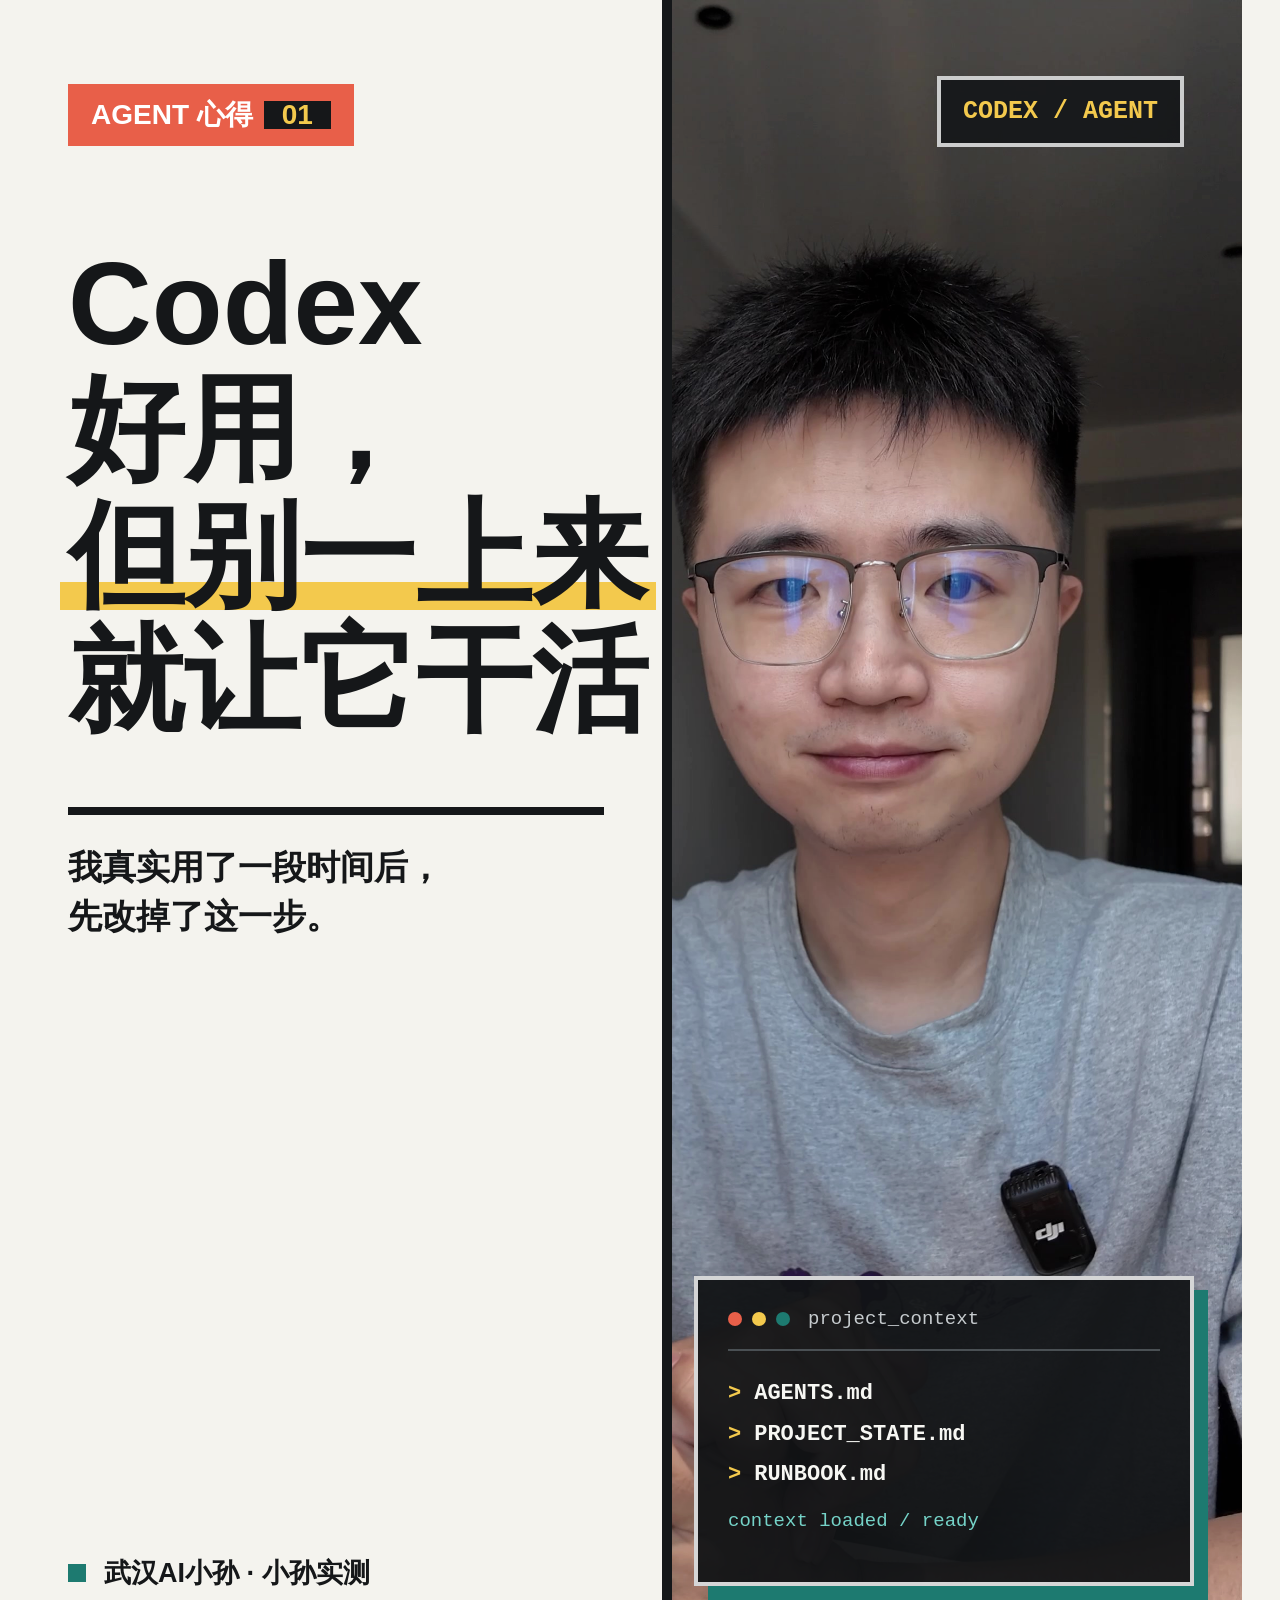
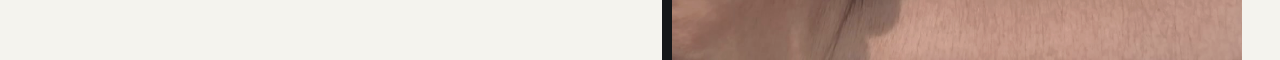
<file: 05_发布与数据/封面与标题/封面模板/2026-07-17_首张样稿/封面样稿_Codex心得_小红书3比4.html>
<!doctype html>
<html lang="zh-CN">
<head>
  <meta charset="utf-8">
  <meta name="viewport" content="width=device-width, initial-scale=1">
  <title>Codex 心得封面样稿</title>
  <style>
    * { box-sizing: border-box; }

    html,
    body {
      width: 1242px;
      height: 1660px;
      margin: 0;
      overflow: hidden;
      background: #f4f3ee;
      font-family: "PingFang SC", "Hiragino Sans GB", "Microsoft YaHei", sans-serif;
    }

    .cover {
      position: relative;
      width: 1242px;
      height: 1660px;
      overflow: hidden;
      background: #f4f3ee;
      color: #151719;
    }

    .portrait {
      position: absolute;
      inset: 0 0 0 450px;
      width: 792px;
      height: 1660px;
      object-fit: cover;
      object-position: 49% 39%;
      filter: saturate(0.9) contrast(1.04) brightness(1.03);
    }

    .portrait-shade {
      position: absolute;
      inset: 0 0 0 450px;
      background: rgba(19, 22, 24, 0.07);
    }

    .content-panel {
      position: absolute;
      inset: 0 auto 0 0;
      width: 672px;
      padding: 84px 58px 70px 68px;
      background: #f4f3ee;
      border-right: 10px solid #151719;
    }

    .series {
      display: inline-flex;
      align-items: center;
      height: 62px;
      padding: 0 23px;
      background: #e85f49;
      color: #fff;
      font-size: 28px;
      font-weight: 800;
      line-height: 1;
    }

    .counter {
      margin-left: 11px;
      padding: 0 18px;
      background: #151719;
      color: #f3c94d;
    }

    h1 {
      margin: 96px 0 0;
      font-size: 116px;
      font-weight: 900;
      line-height: 1.08;
      letter-spacing: 0;
    }

    h1 span {
      display: block;
      white-space: nowrap;
    }

    .accent-line {
      position: relative;
      display: inline-block;
      z-index: 1;
    }

    .accent-line::after {
      position: absolute;
      z-index: -1;
      right: -8px;
      bottom: 8px;
      left: -8px;
      height: 28px;
      background: #f3c94d;
      content: "";
    }

    .judgment {
      margin-top: 64px;
      padding-top: 28px;
      border-top: 8px solid #151719;
      font-size: 34px;
      font-weight: 700;
      line-height: 1.45;
    }

    .identity {
      position: absolute;
      bottom: 69px;
      left: 68px;
      display: flex;
      align-items: center;
      gap: 18px;
      font-size: 27px;
      font-weight: 800;
    }

    .identity-mark {
      width: 18px;
      height: 18px;
      background: #1d7a70;
    }

    .tool-tag {
      position: absolute;
      top: 76px;
      right: 58px;
      padding: 17px 22px;
      border: 4px solid rgba(255, 255, 255, 0.78);
      background: rgba(21, 23, 25, 0.92);
      color: #f3c94d;
      font-family: ui-monospace, SFMono-Regular, Menlo, Monaco, monospace;
      font-size: 25px;
      font-weight: 800;
    }

    .terminal {
      position: absolute;
      right: 48px;
      bottom: 74px;
      width: 500px;
      height: 310px;
      padding: 28px 30px;
      border: 4px solid rgba(255, 255, 255, 0.82);
      background: rgba(17, 20, 22, 0.94);
      box-shadow: 14px 14px 0 #1d7a70;
      color: #f7f7f3;
      font-family: ui-monospace, SFMono-Regular, Menlo, Monaco, monospace;
    }

    .terminal-head {
      display: flex;
      align-items: center;
      gap: 10px;
      padding-bottom: 19px;
      border-bottom: 2px solid #4a5054;
    }

    .dot {
      width: 14px;
      height: 14px;
      border-radius: 50%;
      background: #e85f49;
    }

    .dot:nth-child(2) { background: #f3c94d; }
    .dot:nth-child(3) { background: #1d7a70; }

    .terminal-title {
      margin-left: 8px;
      color: #c6cbce;
      font-size: 19px;
    }

    .file-list {
      margin-top: 23px;
      font-size: 22px;
      font-weight: 700;
      line-height: 1.85;
    }

    .file-list div::before {
      margin-right: 13px;
      color: #f3c94d;
      content: ">";
    }

    .verified {
      margin-top: 14px;
      color: #75d3c8;
      font-size: 19px;
    }
  </style>
</head>
<body>
  <main class="cover" aria-label="Codex Agent 心得封面样稿">
    <img class="portrait" src="真人帧_30s.jpg" alt="小孙口播画面">
    <div class="portrait-shade"></div>

    <section class="content-panel">
      <div class="series">AGENT 心得 <span class="counter">01</span></div>
      <h1>
        <span>Codex</span>
        <span>好用，</span>
        <span class="accent-line">但别一上来</span>
        <span>就让它干活</span>
      </h1>
      <div class="judgment">我真实用了一段时间后，<br>先改掉了这一步。</div>
      <div class="identity"><span class="identity-mark"></span>武汉AI小孙 · 小孙实测</div>
    </section>

    <div class="tool-tag">CODEX / AGENT</div>

    <aside class="terminal" aria-label="项目上下文文件示意">
      <div class="terminal-head">
        <span class="dot"></span><span class="dot"></span><span class="dot"></span>
        <span class="terminal-title">project_context</span>
      </div>
      <div class="file-list">
        <div>AGENTS.md</div>
        <div>PROJECT_STATE.md</div>
        <div>RUNBOOK.md</div>
      </div>
      <div class="verified">context loaded / ready</div>
    </aside>
  </main>
</body>
</html>
</file>
